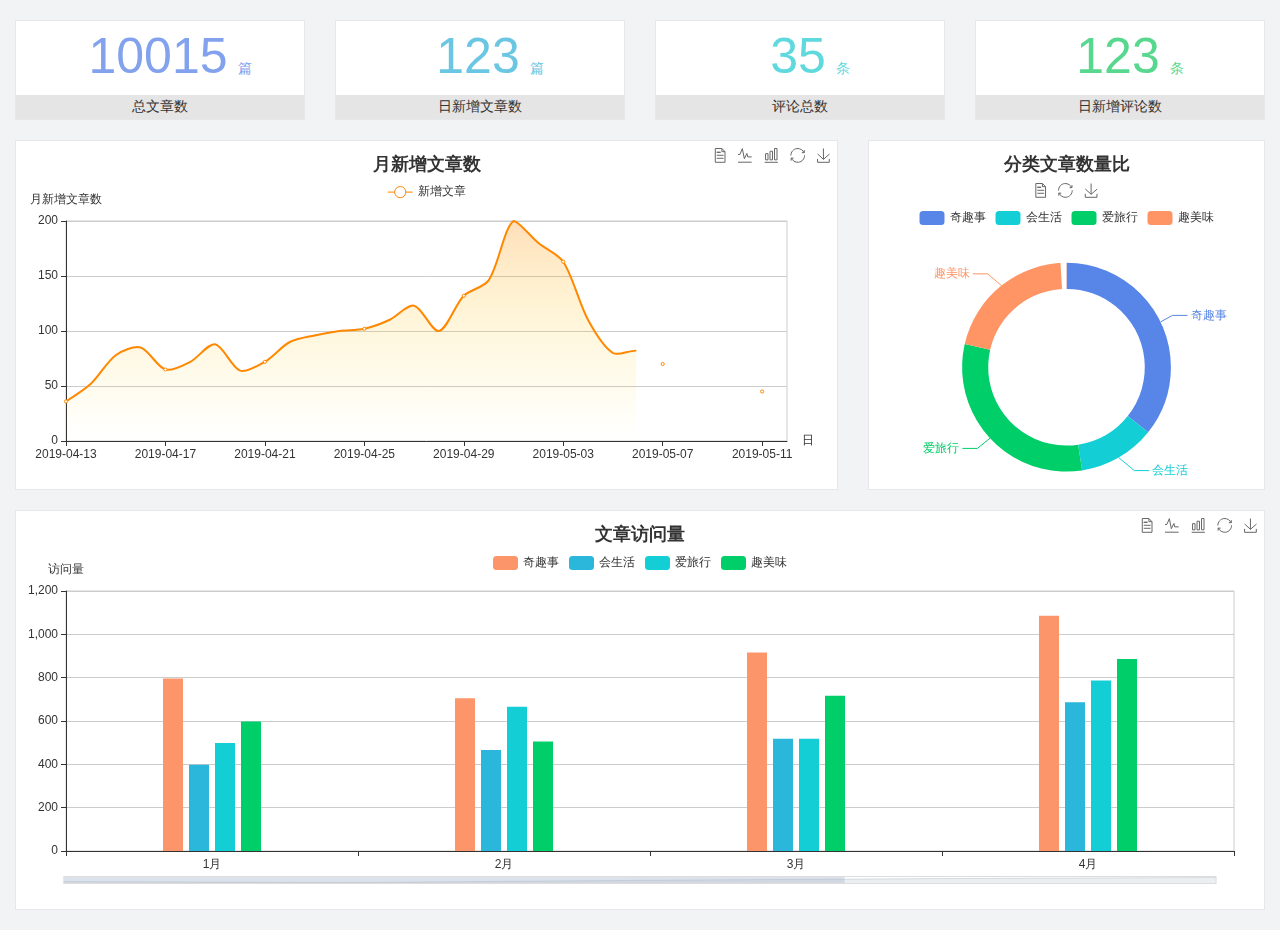
<file: home/dashboard.html>
<!DOCTYPE html>
<html lang="en">

<head>
  <meta charset="UTF-8">
  <meta name="viewport" content="width=device-width, initial-scale=1.0">
  <meta http-equiv="X-UA-Compatible" content="ie=edge">
  <title>图表统计</title>
  <link rel="stylesheet" href="../assets/lib/bootstrap.css" />
  <link rel="stylesheet" href="../assets/lib/main.css" />
  <script src="../assets/lib/jquery.js"></script>
  <script type="text/javascript" src="../assets/lib/echarts.min.js"></script>
</head>

<body>
  <div class="container-fluid">
    <div class="row spannel_list">
      <div class="col-sm-3 col-xs-6">
        <div class="spannel">
          <em>10015</em><span>篇</span>
          <b>总文章数</b>
        </div>
      </div>
      <div class="col-sm-3 col-xs-6">
        <div class="spannel scolor01">
          <em>123</em><span>篇</span>
          <b>日新增文章数</b>
        </div>
      </div>
      <div class="col-sm-3 col-xs-6">
        <div class="spannel scolor02">
          <em>35</em><span>条</span>
          <b>评论总数</b>
        </div>
      </div>
      <div class="col-sm-3 col-xs-6">
        <div class="spannel scolor03">
          <em>123</em><span>条</span>
          <b>日新增评论数</b>
        </div>
      </div>
    </div>
  </div>

  <div class="container-fluid">
    <div class="row curve-pie">
      <div class="col-lg-8 col-md-8">
        <div class="gragh_pannel" id="curve_show"></div>
      </div>
      <div class="col-lg-4 col-md-4">
        <div class="gragh_pannel" id="pie_show"></div>
      </div>
    </div>
  </div>

  <div class="container-fluid">
    <div class="column_pannel" id="column_show"></div>
  </div>

  <script>
    var oChart = echarts.init(document.getElementById('curve_show'));
    var aList_all = [
      { 'count': 36, 'date': '2019-04-13' },
      { 'count': 52, 'date': '2019-04-14' },
      { 'count': 78, 'date': '2019-04-15' },
      { 'count': 85, 'date': '2019-04-16' },
      { 'count': 65, 'date': '2019-04-17' },
      { 'count': 72, 'date': '2019-04-18' },
      { 'count': 88, 'date': '2019-04-19' },
      { 'count': 64, 'date': '2019-04-20' },
      { 'count': 72, 'date': '2019-04-21' },
      { 'count': 90, 'date': '2019-04-22' },
      { 'count': 96, 'date': '2019-04-23' },
      { 'count': 100, 'date': '2019-04-24' },
      { 'count': 102, 'date': '2019-04-25' },
      { 'count': 110, 'date': '2019-04-26' },
      { 'count': 123, 'date': '2019-04-27' },
      { 'count': 100, 'date': '2019-04-28' },
      { 'count': 132, 'date': '2019-04-29' },
      { 'count': 146, 'date': '2019-04-30' },
      { 'count': 200, 'date': '2019-05-01' },
      { 'count': 180, 'date': '2019-05-02' },
      { 'count': 163, 'date': '2019-05-03' },
      { 'count': 110, 'date': '2019-05-04' },
      { 'count': 80, 'date': '2019-05-05' },
      { 'count': 82, 'date': '2019-05-06' },
      { 'count': 70, 'date': '2019-05-07' },
      { 'count': 65, 'date': '2019-05-08' },
      { 'count': 54, 'date': '2019-05-09' },
      { 'count': 40, 'date': '2019-05-10' },
      { 'count': 45, 'date': '2019-05-11' },
      { 'count': 38, 'date': '2019-05-12' },
    ];

    let aCount = [];
    let aDate = [];

    for (var i = 0; i < aList_all.length; i++) {
      aCount.push(aList_all[i].count);
      aDate.push(aList_all[i].date);
    }

    var chartopt = {
      title: {
        text: '月新增文章数',
        left: 'center',
        top: '10'
      },
      tooltip: {
        trigger: 'axis'
      },
      legend: {
        data: ['新增文章'],
        top: '40'
      },
      toolbox: {
        show: true,
        feature: {
          mark: { show: true },
          dataView: { show: true, readOnly: false },
          magicType: { show: true, type: ['line', 'bar'] },
          restore: { show: true },
          saveAsImage: { show: true }
        }
      },
      calculable: true,
      xAxis: [
        {
          name: '日',
          type: 'category',
          boundaryGap: false,
          data: aDate
        }
      ],
      yAxis: [
        {
          name: '月新增文章数',
          type: 'value'
        }
      ],
      series: [
        {
          name: '新增文章',
          type: 'line',
          smooth: true,
          itemStyle: { normal: { areaStyle: { type: 'default' }, color: '#f80' }, lineStyle: { color: '#f80' } },
          data: aCount
        }],
      areaStyle: {
        normal: {
          color: new echarts.graphic.LinearGradient(0, 0, 0, 1, [{
            offset: 0,
            color: 'rgba(255,136,0,0.39)'
          }, {
            offset: .34,
            color: 'rgba(255,180,0,0.25)'
          }, {
            offset: 1,
            color: 'rgba(255,222,0,0.00)'
          }])

        }
      },
      grid: {
        show: true,
        x: 50,
        x2: 50,
        y: 80,
        height: 220
      }
    };

    oChart.setOption(chartopt);


    var oPie = echarts.init(document.getElementById('pie_show'));
    var oPieopt =
    {
      title: {
        top: 10,
        text: '分类文章数量比',
        x: 'center'
      },
      tooltip: {
        trigger: 'item',
        formatter: "{a} <br/>{b} : {c} ({d}%)"
      },
      color: ['#5885e8', '#13cfd5', '#00ce68', '#ff9565'],
      legend: {
        x: 'center',
        top: 65,
        data: ['奇趣事', '会生活', '爱旅行', '趣美味']
      },
      toolbox: {
        show: true,
        x: 'center',
        top: 35,
        feature: {
          mark: { show: true },
          dataView: { show: true, readOnly: false },
          magicType: {
            show: true,
            type: ['pie', 'funnel'],
            option: {
              funnel: {
                x: '25%',
                width: '50%',
                funnelAlign: 'left',
                max: 1548
              }
            }
          },
          restore: { show: true },
          saveAsImage: { show: true }
        }
      },
      calculable: true,
      series: [
        {
          name: '访问来源',
          type: 'pie',
          radius: ['45%', '60%'],
          center: ['50%', '65%'],
          data: [
            { value: 300, name: '奇趣事' },
            { value: 100, name: '会生活' },
            { value: 260, name: '爱旅行' },
            { value: 180, name: '趣美味' }
          ]
        }
      ]
    };
    oPie.setOption(oPieopt);



    var oColumn = this.echarts.init(document.getElementById('column_show'));
    var oColumnopt =
    {
      title: {
        text: '文章访问量',
        left: 'center',
        top: '10'
      },
      tooltip: {
        trigger: 'axis'
      },
      legend: {
        data: ['奇趣事', '会生活', '爱旅行', '趣美味'],
        top: '40'
      },
      toolbox: {
        show: true,
        feature: {
          mark: { show: true },
          dataView: { show: true, readOnly: false },
          magicType: { show: true, type: ['line', 'bar'] },
          restore: { show: true },
          saveAsImage: { show: true }
        }
      },
      calculable: true,
      xAxis: [
        {
          type: 'category',
          data: ['1月', '2月', '3月', '4月', '5月']
        }
      ],
      yAxis: [
        {
          name: '访问量',
          type: 'value'
        }
      ],
      series: [
        {
          name: '奇趣事',
          type: 'bar',
          barWidth: 20,
          itemStyle: {
            normal: { areaStyle: { type: 'default' }, color: '#fd956a' }
          },
          data: [800, 708, 920, 1090, 1200]
        },
        {
          name: '会生活',
          type: 'bar',
          barWidth: 20,
          itemStyle: {
            normal: { areaStyle: { type: 'default' }, color: '#2bb6db' }
          },
          data: [400, 468, 520, 690, 800]
        },
        {
          name: '爱旅行',
          type: 'bar',
          barWidth: 20,
          itemStyle: {
            normal: { areaStyle: { type: 'default' }, color: '#13cfd5' }
          },
          data: [500, 668, 520, 790, 900]
        },
        {
          name: '趣美味',
          type: 'bar',
          barWidth: 20,
          itemStyle: {
            normal: { areaStyle: { type: 'default' }, color: '#00ce68' }
          },
          data: [600, 508, 720, 890, 1000]
        }
      ],
      grid: {
        show: true,
        x: 50,
        x2: 30,
        y: 80,
        height: 260
      },
      dataZoom: [//给x轴设置滚动条
        {
          start: 0,//默认为0
          end: 100 - 1000 / 31,//默认为100
          type: 'slider',
          show: true,
          xAxisIndex: [0],
          handleSize: 0,//滑动条的 左右2个滑动条的大小
          height: 8,//组件高度
          left: 45, //左边的距离
          right: 50,//右边的距离
          bottom: 26,//右边的距离
          handleColor: '#ddd',//h滑动图标的颜色
          handleStyle: {
            borderColor: "#cacaca",
            borderWidth: "1",
            shadowBlur: 2,
            background: "#ddd",
            shadowColor: "#ddd",
          }
        }]
    };
    oColumn.setOption(oColumnopt);
  </script>
</body>

</html>
</file>
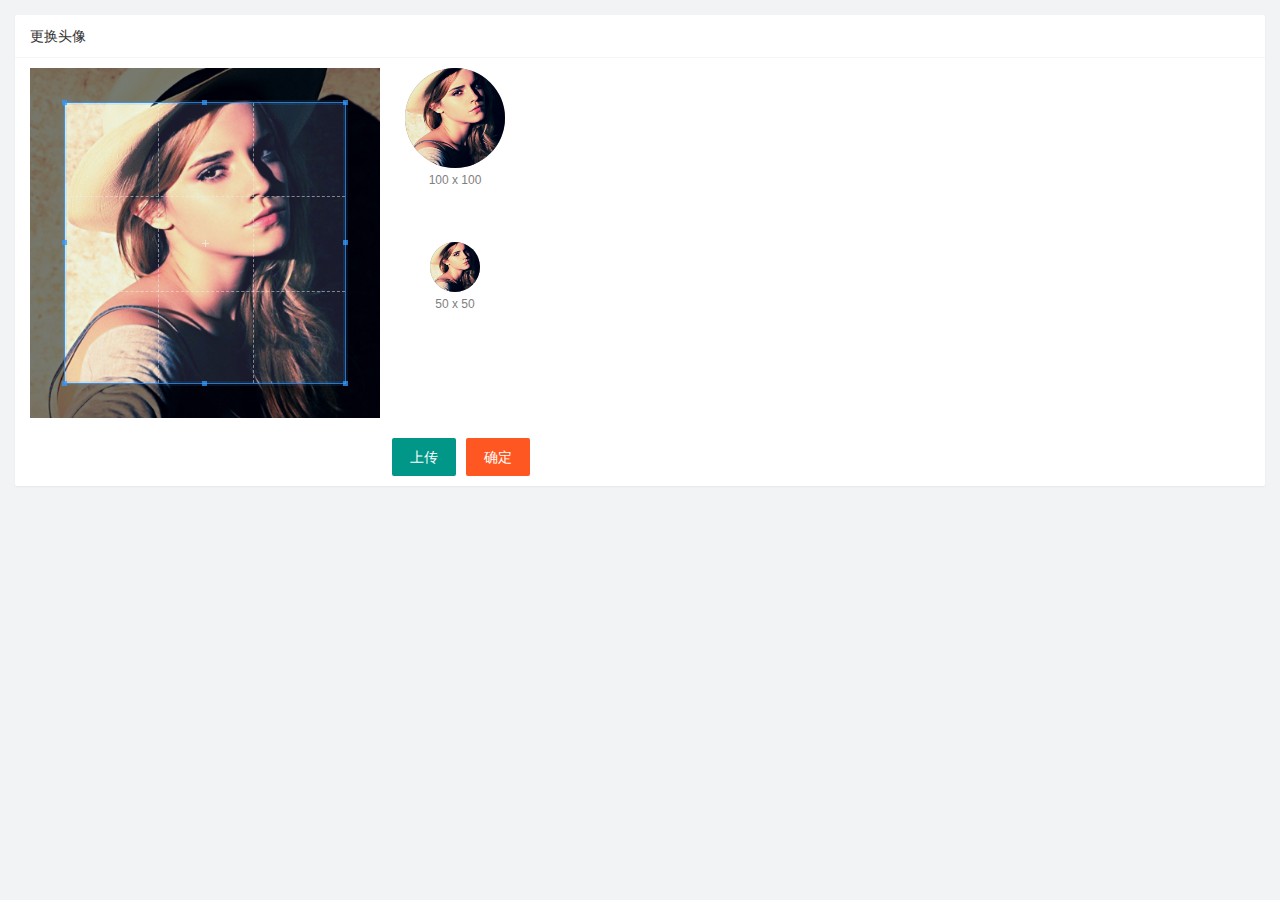
<file: user/user_avatar.html>
<!DOCTYPE html>
<html lang="en">

<head>
    <meta charset="UTF-8">
    <meta http-equiv="X-UA-Compatible" content="IE=edge">
    <meta name="viewport" content="width=device-width, initial-scale=1.0">
    <title>Document</title>
    <link rel="stylesheet" href="../assets/lib/layui/css/layui.css">
    <link rel="stylesheet" href="../assets/lib/cropper/cropper.css" />
    <!-- 导入自己的css -->
    <link rel="stylesheet" href="../assets/css/user/user_avatar.css">
</head>

<body>
    <!-- 卡片区域 -->
    <div class="layui-card">
        <div class="layui-card-header">更换头像</div>
        <div class="layui-card-body">
            <!-- 第一行的图片裁剪和预览区域 -->
            <div class="row1">
                <!-- 图片裁剪区域 -->
                <div class="cropper-box">
                    <!-- 这个 img 标签很重要，将来会把它初始化为裁剪区域 -->
                    <img id="image" src="../assets/images/sample.jpg" />
                </div>
                <!-- 图片的预览区域 -->
                <div class="preview-box">
                    <div>
                        <!-- 宽高为 100px 的预览区域 -->
                        <div class="img-preview w100"></div>
                        <p class="size">100 x 100</p>
                    </div>
                    <div>
                        <!-- 宽高为 50px 的预览区域 -->
                        <div class="img-preview w50"></div>
                        <p class="size">50 x 50</p>
                    </div>
                </div>
            </div>

            <!-- 第二行的按钮区域 -->
            <div class="row2">
                <!-- 通过 accept 属性,可以指定,允许用户选择上面类型的文件 -->
                <input type="file" id="file" accept="image/png,image/jpeg">
                <button type="button" class="layui-btn" id="btnChooseImage">上传</button>
                <button type="button" class="layui-btn layui-btn-danger" id="btnUpload">确定</button>
            </div>
        </div>
    </div>

    <script src="../assets/lib/layui/layui.all.js"></script>
    <script src="../assets/lib/jquery.js"></script>
    <script src="../assets/lib/cropper/Cropper.js"></script>
    <script src="../assets/lib/cropper/jquery-cropper.js"></script>
    <script src="../assets/js/baseAPI.js"></script>
    <script src="../assets/js/user/user_avatar.js"></script>
</body>

</html>
</file>
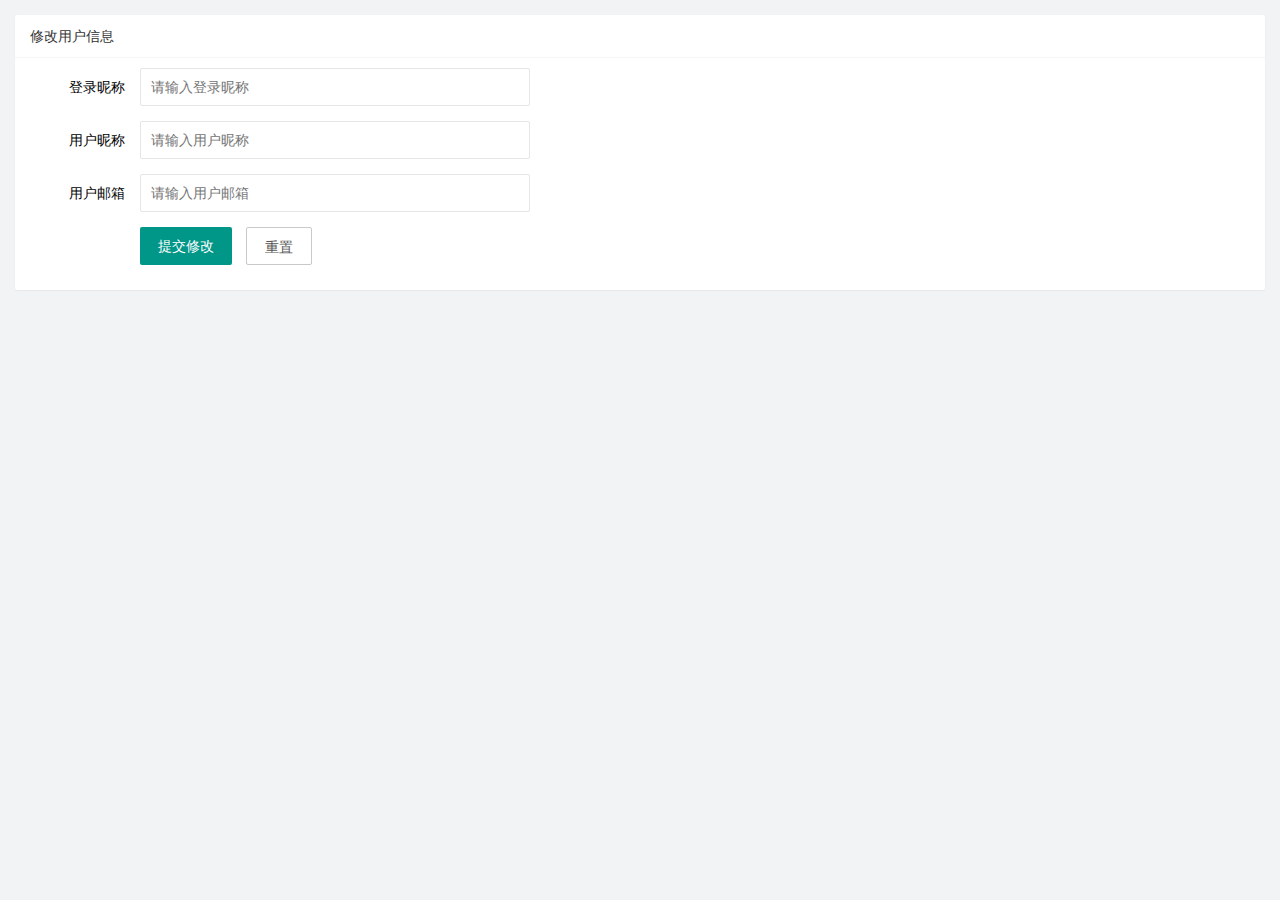
<file: user/user_info.html>
<!DOCTYPE html>
<html lang="en">

<head>
    <meta charset="UTF-8">
    <meta http-equiv="X-UA-Compatible" content="IE=edge">
    <meta name="viewport" content="width=device-width, initial-scale=1.0">
    <title>Document</title>
    <!-- 导入 layui 的样式 -->
    <link rel="stylesheet" href="../assets/lib/layui/css/layui.css">
    <!-- 导入自己的样式 -->
    <link rel="stylesheet" href="../assets/css/user/user_info.css">
</head>

<body>
    <div class="layui-card">
        <div class="layui-card-header">修改用户信息</div>
        <div class="layui-card-body">
            <!-- form 表单区域 -->
            <form class="layui-form" lay-filter="formUserInfo">
                <!-- 这是隐藏域 -->
                <input type="hidden" name="id" value="">
                <div class="layui-form-item">
                    <label class="layui-form-label">登录昵称</label>
                    <div class="layui-input-block">
                        <input type="text" name="username" required lay-verify="required" placeholder="请输入登录昵称"
                            autocomplete="off" class="layui-input" readonly>
                    </div>
                </div>
                <div class="layui-form-item">
                    <label class="layui-form-label">用户昵称</label>
                    <div class="layui-input-block">
                        <input type="text" name="nickname" required lay-verify="required|nickname" placeholder="请输入用户昵称"
                            autocomplete="off" class="layui-input">
                    </div>
                </div>
                <div class="layui-form-item">
                    <label class="layui-form-label">用户邮箱</label>
                    <div class="layui-input-block">
                        <input type="text" name="email" required lay-verify="required|email" placeholder="请输入用户邮箱"
                            autocomplete="off" class="layui-input">
                    </div>
                </div>
                <div class="layui-form-item">
                    <div class="layui-input-block">
                        <button class="layui-btn" lay-submit lay-filter="formDemo">提交修改</button>
                        <button type="reset" class="layui-btn layui-btn-primary" id="btnReset">重置</button>
                    </div>
                </div>
            </form>
        </div>
    </div>

    <!-- 导入 layui 的js -->
    <script src="../assets/lib/layui/layui.all.js"></script>
    <!-- 导入 jquery -->
    <script src="../assets/lib/jquery.js"></script>
    <!-- 导入baseAPI.js -->
    <script src="../assets/js/baseAPI.js"></script>
    <!-- 导入自己js -->
    <script src="../assets/js/user/user_info.js"></script>
</body>

</html>
</file>
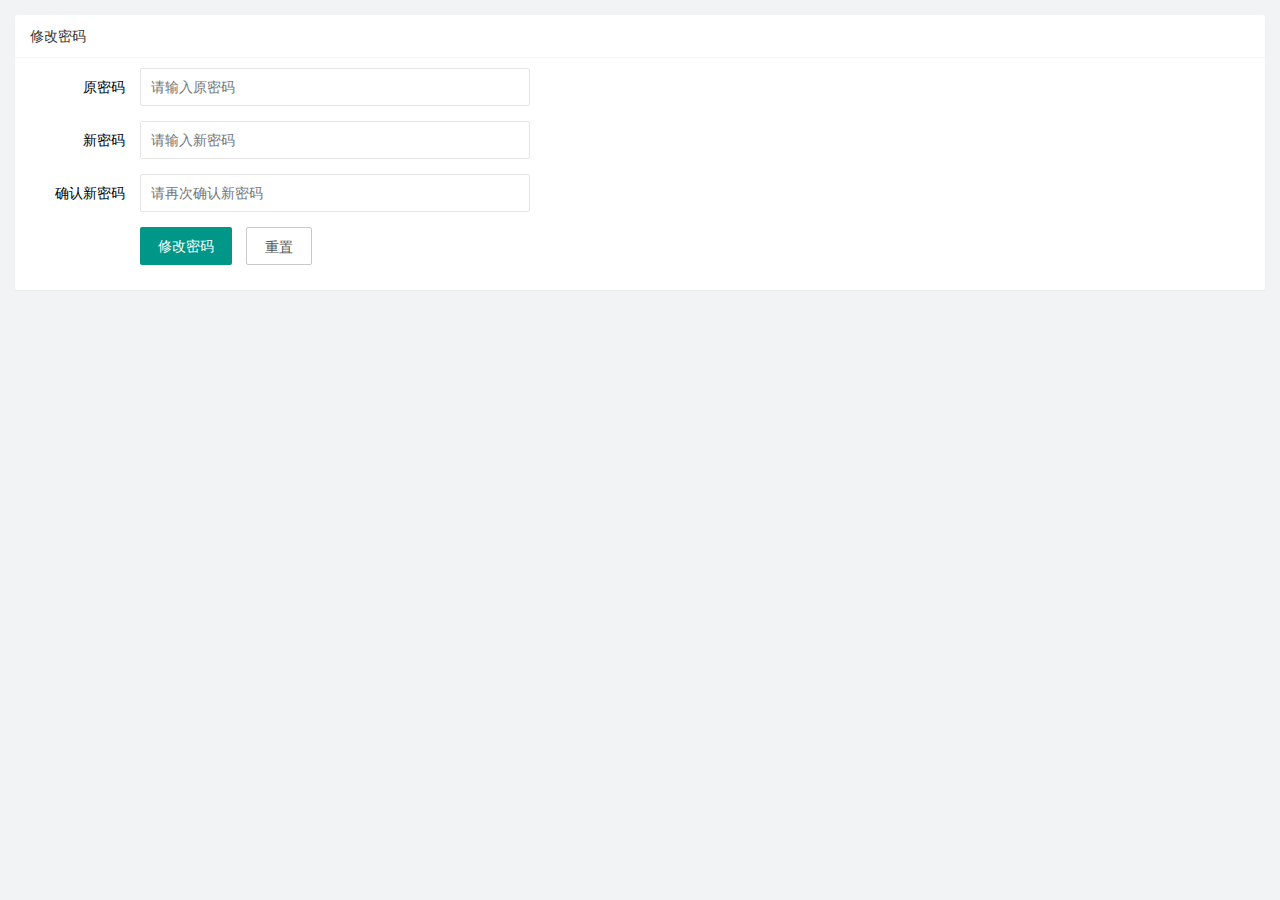
<file: user/user_pwd.html>
<!DOCTYPE html>
<html lang="en">

<head>
    <meta charset="UTF-8">
    <meta http-equiv="X-UA-Compatible" content="IE=edge">
    <meta name="viewport" content="width=device-width, initial-scale=1.0">
    <title>Document</title>
    <link rel="stylesheet" href="../assets/lib/layui/css/layui.css">
    <link rel="stylesheet" href="../assets/css/user/user_pwd.css">
</head>

<body>
    <!-- 卡片区域 -->
    <div class="layui-card">
        <div class="layui-card-header">修改密码</div>
        <div class="layui-card-body">
            <form class="layui-form">
                <div class="layui-form-item">
                    <label class="layui-form-label">原密码</label>
                    <div class="layui-input-block">
                        <input type="password" name="oldPwd" required lay-verify="required|pwd" placeholder="请输入原密码"
                            autocomplete="off" class="layui-input">
                    </div>
                </div>
                <div class="layui-form-item">
                    <label class="layui-form-label">新密码</label>
                    <div class="layui-input-block">
                        <input type="password" name="newPwd" required lay-verify="required|pwd|samePwd"
                            placeholder="请输入新密码" autocomplete="off" class="layui-input">
                    </div>
                </div>
                <div class="layui-form-item">
                    <label class="layui-form-label">确认新密码</label>
                    <div class="layui-input-block">
                        <input type="password" name="rePwd" required lay-verify="required|pwd|rePwd"
                            placeholder="请再次确认新密码" autocomplete="off" class="layui-input">
                    </div>
                </div>
                <div class="layui-form-item">
                    <div class="layui-input-block">
                        <button class="layui-btn" lay-submit lay-filter="formDemo">修改密码</button>
                        <button type="reset" class="layui-btn layui-btn-primary">重置</button>
                    </div>
                </div>
            </form>
        </div>
    </div>

    <!-- 导入 layui 的js -->
    <script src="../assets/lib/layui/layui.all.js"></script>
    <!-- 导入 jquery -->
    <script src="../assets/lib/jquery.js"></script>
    <!-- 导入 baseAPI -->
    <script src="../assets/js/baseAPI.js"></script>
    <!-- 导入自己的 js -->
    <script src="../assets/js/user/user_pwd.js"></script>
</body>

</html>
</file>
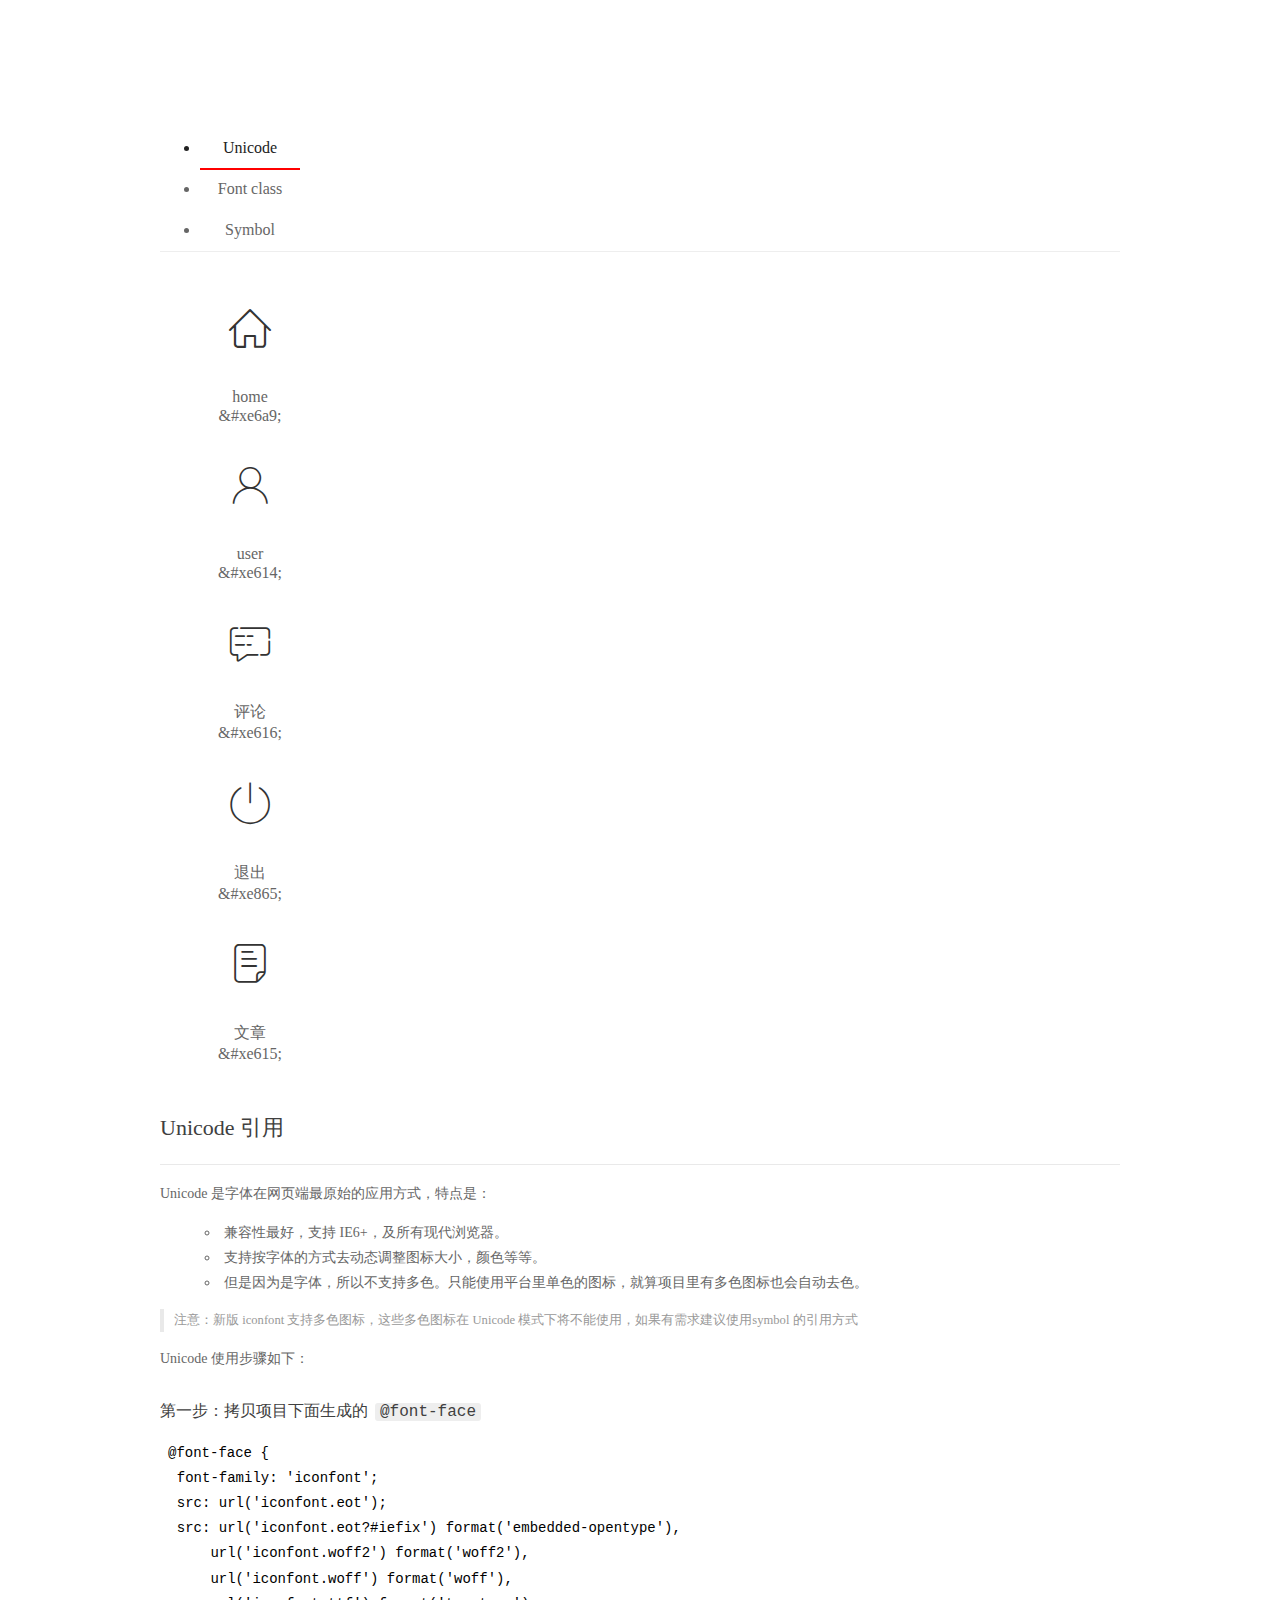
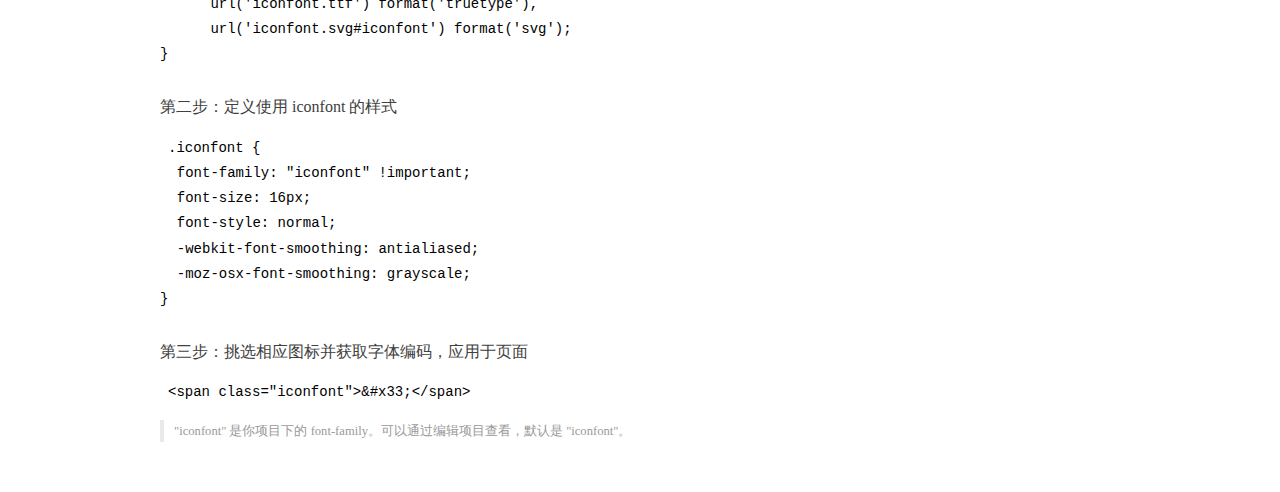
<file: assets/fonts/demo_index.html>
<!DOCTYPE html>
<html>
<head>
  <meta charset="utf-8"/>
  <title>IconFont Demo</title>
  <link rel="shortcut icon" href="https://gtms04.alicdn.com/tps/i4/TB1_oz6GVXXXXaFXpXXJDFnIXXX-64-64.ico" type="image/x-icon"/>
  <link rel="stylesheet" href="https://g.alicdn.com/thx/cube/1.3.2/cube.min.css">
  <link rel="stylesheet" href="demo.css">
  <link rel="stylesheet" href="iconfont.css">
  <script src="iconfont.js"></script>
  <!-- jQuery -->
  <script src="https://a1.alicdn.com/oss/uploads/2018/12/26/7bfddb60-08e8-11e9-9b04-53e73bb6408b.js"></script>
  <!-- 代码高亮 -->
  <script src="https://a1.alicdn.com/oss/uploads/2018/12/26/a3f714d0-08e6-11e9-8a15-ebf944d7534c.js"></script>
</head>
<body>
  <div class="main">
    <h1 class="logo"><a href="https://www.iconfont.cn/" title="iconfont 首页" target="_blank">&#xe86b;</a></h1>
    <div class="nav-tabs">
      <ul id="tabs" class="dib-box">
        <li class="dib active"><span>Unicode</span></li>
        <li class="dib"><span>Font class</span></li>
        <li class="dib"><span>Symbol</span></li>
      </ul>
      
    </div>
    <div class="tab-container">
      <div class="content unicode" style="display: block;">
          <ul class="icon_lists dib-box">
          
            <li class="dib">
              <span class="icon iconfont">&#xe6a9;</span>
                <div class="name">home</div>
                <div class="code-name">&amp;#xe6a9;</div>
              </li>
          
            <li class="dib">
              <span class="icon iconfont">&#xe614;</span>
                <div class="name">user</div>
                <div class="code-name">&amp;#xe614;</div>
              </li>
          
            <li class="dib">
              <span class="icon iconfont">&#xe616;</span>
                <div class="name">评论</div>
                <div class="code-name">&amp;#xe616;</div>
              </li>
          
            <li class="dib">
              <span class="icon iconfont">&#xe865;</span>
                <div class="name">退出</div>
                <div class="code-name">&amp;#xe865;</div>
              </li>
          
            <li class="dib">
              <span class="icon iconfont">&#xe615;</span>
                <div class="name">文章</div>
                <div class="code-name">&amp;#xe615;</div>
              </li>
          
          </ul>
          <div class="article markdown">
          <h2 id="unicode-">Unicode 引用</h2>
          <hr>

          <p>Unicode 是字体在网页端最原始的应用方式，特点是：</p>
          <ul>
            <li>兼容性最好，支持 IE6+，及所有现代浏览器。</li>
            <li>支持按字体的方式去动态调整图标大小，颜色等等。</li>
            <li>但是因为是字体，所以不支持多色。只能使用平台里单色的图标，就算项目里有多色图标也会自动去色。</li>
          </ul>
          <blockquote>
            <p>注意：新版 iconfont 支持多色图标，这些多色图标在 Unicode 模式下将不能使用，如果有需求建议使用symbol 的引用方式</p>
          </blockquote>
          <p>Unicode 使用步骤如下：</p>
          <h3 id="-font-face">第一步：拷贝项目下面生成的 <code>@font-face</code></h3>
<pre><code class="language-css"
>@font-face {
  font-family: 'iconfont';
  src: url('iconfont.eot');
  src: url('iconfont.eot?#iefix') format('embedded-opentype'),
      url('iconfont.woff2') format('woff2'),
      url('iconfont.woff') format('woff'),
      url('iconfont.ttf') format('truetype'),
      url('iconfont.svg#iconfont') format('svg');
}
</code></pre>
          <h3 id="-iconfont-">第二步：定义使用 iconfont 的样式</h3>
<pre><code class="language-css"
>.iconfont {
  font-family: "iconfont" !important;
  font-size: 16px;
  font-style: normal;
  -webkit-font-smoothing: antialiased;
  -moz-osx-font-smoothing: grayscale;
}
</code></pre>
          <h3 id="-">第三步：挑选相应图标并获取字体编码，应用于页面</h3>
<pre>
<code class="language-html"
>&lt;span class="iconfont"&gt;&amp;#x33;&lt;/span&gt;
</code></pre>
          <blockquote>
            <p>"iconfont" 是你项目下的 font-family。可以通过编辑项目查看，默认是 "iconfont"。</p>
          </blockquote>
          </div>
      </div>
      <div class="content font-class">
        <ul class="icon_lists dib-box">
          
          <li class="dib">
            <span class="icon iconfont icon-home"></span>
            <div class="name">
              home
            </div>
            <div class="code-name">.icon-home
            </div>
          </li>
          
          <li class="dib">
            <span class="icon iconfont icon-user"></span>
            <div class="name">
              user
            </div>
            <div class="code-name">.icon-user
            </div>
          </li>
          
          <li class="dib">
            <span class="icon iconfont icon-pinglun"></span>
            <div class="name">
              评论
            </div>
            <div class="code-name">.icon-pinglun
            </div>
          </li>
          
          <li class="dib">
            <span class="icon iconfont icon-tuichu"></span>
            <div class="name">
              退出
            </div>
            <div class="code-name">.icon-tuichu
            </div>
          </li>
          
          <li class="dib">
            <span class="icon iconfont icon-16"></span>
            <div class="name">
              文章
            </div>
            <div class="code-name">.icon-16
            </div>
          </li>
          
        </ul>
        <div class="article markdown">
        <h2 id="font-class-">font-class 引用</h2>
        <hr>

        <p>font-class 是 Unicode 使用方式的一种变种，主要是解决 Unicode 书写不直观，语意不明确的问题。</p>
        <p>与 Unicode 使用方式相比，具有如下特点：</p>
        <ul>
          <li>兼容性良好，支持 IE8+，及所有现代浏览器。</li>
          <li>相比于 Unicode 语意明确，书写更直观。可以很容易分辨这个 icon 是什么。</li>
          <li>因为使用 class 来定义图标，所以当要替换图标时，只需要修改 class 里面的 Unicode 引用。</li>
          <li>不过因为本质上还是使用的字体，所以多色图标还是不支持的。</li>
        </ul>
        <p>使用步骤如下：</p>
        <h3 id="-fontclass-">第一步：引入项目下面生成的 fontclass 代码：</h3>
<pre><code class="language-html">&lt;link rel="stylesheet" href="./iconfont.css"&gt;
</code></pre>
        <h3 id="-">第二步：挑选相应图标并获取类名，应用于页面：</h3>
<pre><code class="language-html">&lt;span class="iconfont icon-xxx"&gt;&lt;/span&gt;
</code></pre>
        <blockquote>
          <p>"
            iconfont" 是你项目下的 font-family。可以通过编辑项目查看，默认是 "iconfont"。</p>
        </blockquote>
      </div>
      </div>
      <div class="content symbol">
          <ul class="icon_lists dib-box">
          
            <li class="dib">
                <svg class="icon svg-icon" aria-hidden="true">
                  <use xlink:href="#icon-home"></use>
                </svg>
                <div class="name">home</div>
                <div class="code-name">#icon-home</div>
            </li>
          
            <li class="dib">
                <svg class="icon svg-icon" aria-hidden="true">
                  <use xlink:href="#icon-user"></use>
                </svg>
                <div class="name">user</div>
                <div class="code-name">#icon-user</div>
            </li>
          
            <li class="dib">
                <svg class="icon svg-icon" aria-hidden="true">
                  <use xlink:href="#icon-pinglun"></use>
                </svg>
                <div class="name">评论</div>
                <div class="code-name">#icon-pinglun</div>
            </li>
          
            <li class="dib">
                <svg class="icon svg-icon" aria-hidden="true">
                  <use xlink:href="#icon-tuichu"></use>
                </svg>
                <div class="name">退出</div>
                <div class="code-name">#icon-tuichu</div>
            </li>
          
            <li class="dib">
                <svg class="icon svg-icon" aria-hidden="true">
                  <use xlink:href="#icon-16"></use>
                </svg>
                <div class="name">文章</div>
                <div class="code-name">#icon-16</div>
            </li>
          
          </ul>
          <div class="article markdown">
          <h2 id="symbol-">Symbol 引用</h2>
          <hr>

          <p>这是一种全新的使用方式，应该说这才是未来的主流，也是平台目前推荐的用法。相关介绍可以参考这篇<a href="">文章</a>
            这种用法其实是做了一个 SVG 的集合，与另外两种相比具有如下特点：</p>
          <ul>
            <li>支持多色图标了，不再受单色限制。</li>
            <li>通过一些技巧，支持像字体那样，通过 <code>font-size</code>, <code>color</code> 来调整样式。</li>
            <li>兼容性较差，支持 IE9+，及现代浏览器。</li>
            <li>浏览器渲染 SVG 的性能一般，还不如 png。</li>
          </ul>
          <p>使用步骤如下：</p>
          <h3 id="-symbol-">第一步：引入项目下面生成的 symbol 代码：</h3>
<pre><code class="language-html">&lt;script src="./iconfont.js"&gt;&lt;/script&gt;
</code></pre>
          <h3 id="-css-">第二步：加入通用 CSS 代码（引入一次就行）：</h3>
<pre><code class="language-html">&lt;style&gt;
.icon {
  width: 1em;
  height: 1em;
  vertical-align: -0.15em;
  fill: currentColor;
  overflow: hidden;
}
&lt;/style&gt;
</code></pre>
          <h3 id="-">第三步：挑选相应图标并获取类名，应用于页面：</h3>
<pre><code class="language-html">&lt;svg class="icon" aria-hidden="true"&gt;
  &lt;use xlink:href="#icon-xxx"&gt;&lt;/use&gt;
&lt;/svg&gt;
</code></pre>
          </div>
      </div>

    </div>
  </div>
  <script>
  $(document).ready(function () {
      $('.tab-container .content:first').show()

      $('#tabs li').click(function (e) {
        var tabContent = $('.tab-container .content')
        var index = $(this).index()

        if ($(this).hasClass('active')) {
          return
        } else {
          $('#tabs li').removeClass('active')
          $(this).addClass('active')

          tabContent.hide().eq(index).fadeIn()
        }
      })
    })
  </script>
</body>
</html>
</file>
<file: assets/lib/main.css>
body{
    font-family:'MicroSoft YaHei';
    background-color: #f2f3f5;
}
.main_wrap{
    position:fixed;
    width:100%;
    height:100%;
    left:0px;
    top:0px;
    background:url('../images/login_bg.jpg'); 
    background-size:100% 100%; 
  }
.header{
    width:1200px;
    overflow: hidden;
    margin:20px auto 0;
}
.heade .logo{
    float: left;
}
.header .copyright{
    float:right;
    font-size:12px;
    color:#fff;
    text-align:right;
    line-height:20px;
    margin-top:10px;
}
.login_form_con{
    position:absolute;
    left:50%;
    top:50%;
    margin-left:-200px;
    margin-top:-155px;
    width:400px;
    height:310px;
    background-color: #edeff0;
}

.login_form{
    position: relative;
}

.login_form .icon-user{
    position:absolute;
    font-size:16px;
    color:#999;
    left:46px;
    top:12px;
}
.login_form .icon-key{
    position:absolute;
    font-size:18px;
    color:#999;
    left:46px;
    top:78px;
}
.login_title{
    height:60px;
    background:url('../images/login_title.png') center center no-repeat #fff;
}
.input_txt,.input_pass,.input_sub{
    display:block;
    width:334px;
    height:37px;
    padding:0px;
    text-indent:40px;
    border:1px solid #ddd;
    margin:27px auto 0;
    outline:none;
}
.input_sub{
    margin-top:40px;
    height:42px;
    background-color: #19b9e7;
    text-indent:0px;
    font-size:18px;
    color:#fff;
    cursor: pointer;
}
.input_sub:hover{
    background-color: #08a0cc;
}

.sider{
    position:fixed;
    left:0;
    top:0;
    bottom:0;
    width:210px;
    background-color: #323745;
}
.sider .logo{
    display:block;
    height:56px;
    background-color: #242732;
    overflow: hidden;
}
.sider .logo img{
    display:block;
    margin:6px auto 0;
}
.user_info{
    height:79px;
    border-bottom:1px solid #5a5e6b;
}

.user_info img{
    float: left;
    width:40px;
    height:40px;
    border-radius:20px;
    margin:19px 0 0 30px;
}
.user_info span{
    float: left;
    width:120px;
    font-size:12px;
    color:#fff;
    margin:23px 0 0 20px;
}
.user_info b{
    float: left;
    width: 120px;
    font-weight:normal;
    font-size:12px;
    color:#adafb5;
    margin:2px 0 0 20px;
}

.menu .level01{
    height:50px;
    line-height:50px;
}
.menu .level01 a{
    display:block;
    height:50px;
    font-size:12px;
    color:#adafb5;
    overflow: hidden;
}
.menu .level01.active a{
    background-color: #1378f0;
    color:#fff;
}
.menu .level01.active i{
    color:#fff;
}

.menu .level01 a:hover{
    background-color: #1378f0;
    color:#fff;
}
.menu .level01 a:hover i{
    color:#fff;
}
.menu .level01 i{
    color:#61646f;
    font-size:22px;
    float: left;
    margin-left:26px;
}
.menu .level01 span{
    float: left;
    margin-left:10px;
}
.menu .level01 b{
    float: right;
    margin-right:20px;
    font-weight:normal;
    transform:rotate(90deg);
    transition:all 500ms ease;
}

.menu .level01 .rotate0{
    transform:rotate(0deg);
}

.menu .level02{
    background: #242732;
    display:none;
}


.menu .level02 li{
    height:40px;
    line-height:40px;
}
.menu .level02 li a{
    display:block;
    height:40px;
    font-size:12px;
    color:#adafb5;
    overflow: hidden;
}

.menu .level02 li a:hover{
    background-color: #1378f0;
    color:#fff;
}

.menu .level02 li i{
    font-size:12px;
    float: left;
    margin-left:60px;
}
.menu .level02 li span{
    font-size:12px;
    float: left;
    margin-left:5px;
}

.menu .level02 .active a{
    color:#ffae00;
}

.header_bar{
    position:fixed;
    left:210px;
    right:0;
    top:0;
    height:56px;
    background-color: #fff;
}

.main{
    position:fixed;
    left:210px;
    top:56px;
    right:0;
    bottom:0;
    background-color: #f2f3f5;
}

.search_form{
    width:218px;
    height:33px;
    border:1px solid #ddd;
    background-color: #f2f3f5;
    border-radius:16px;
    float: left;
    margin:12px 0 0 27px;
}

.search_form input{
    padding:0px;
    margin:0px;
    border:0px;
    float: left;
    background-color: #f2f3f5;
    font-size:12px;
    width:175px;
    height:31px;
    margin-left:12px;
    outline:none;
   
}

.search_form .icon-search{
    line-height:33px;
    cursor: pointer;
    font-size:18px;
    color:#abaebb;
}
.user_center_link{
    float:right;

}
.user_center_link a{
    line-height:56px;
    font-size:12px;
    color:#999;
    margin-right:15px;
}
.user_center_link a:hover{
    color:#ffae00
}

.user_center_link img{
    width:42px;
    height:42px;
    border-radius:32px;
    margin-right:10px;
}

.spannel_list{
    margin-top:20px;
}

.spannel{
	height:100px;
	overflow:hidden;
	text-align:center;
    position:relative;
    background-color: #fff;
    border:1px solid #e7e7e9;
    margin-bottom:20px;
}

.spannel em{
    font-style:normal;
	font-size:50px;
	line-height:50px;
	display:inline-block;
	margin:10px 0 0 20px;
	font-family:'Arial';
	color:#83a2ed;
}

.spannel span{
	font-size:14px;
	display:inline-block;
	color:#83a2ed;
	margin-left:10px;
}

.spannel b{
	position:absolute;
	left:0;
	bottom:0;
	width:100%;
	line-height:24px;
	background:#e5e5e5;
	color:#333;
	font-size:14px;
	font-weight:normal;
}

.scolor01 em,.scolor01 span{
	color:#6ac6e2;
}

.scolor02 em,.scolor02 span{
	color:#5fd9de;
}

.scolor03 em,.scolor03 span{
	color:#58d88e;
}


.gragh_pannel{
    height:350px;
    border:1px solid #e7e7e9;
    background-color: #fff!important; 
    margin-bottom:20px;  
}

.column_pannel{
    margin-bottom:20px;
    height:400px;
    border:1px solid #e7e7e9;
    background-color: #fff!important;   
}

.common_title{
    line-height:42px;
    background-color: #fbfbfb;
    border:1px solid #e7e7e9;
    margin-top:20px;
    text-indent: 15px;
    font-size:14px;
    color:#333;
}

.common_con{
    border:1px solid #e7e7e9;
    border-top:0px;
    background-color: #fff;
    padding-bottom:20px;
    margin-bottom:20px;
}
.opt_btns{
    margin-top:20px;
}

.mp20{
    margin-top:20px;
}

.pagination{   
   margin:0;
}

.article_form{
    margin-top:20px;
}

.form-group{
    margin-bottom:25px;
}

.form-group label{
    font-weight:normal;
    color:#666;
}

.icon-icondate{
    line-height:16px;
}

.user_pic{
    width:100px;
    height:100px;
    margin-bottom:10px;
}

.article_cover{
    width:200px;
    height:200px;
    margin-bottom:10px;
}
</file>
<file: assets/lib/layui/css/layui.css>
/** layui-v2.5.5 MIT License By https://www.layui.com */
 .layui-inline,img{display:inline-block;vertical-align:middle}h1,h2,h3,h4,h5,h6{font-weight:400}.layui-edge,.layui-header,.layui-inline,.layui-main{position:relative}.layui-body,.layui-edge,.layui-elip{overflow:hidden}.layui-btn,.layui-edge,.layui-inline,img{vertical-align:middle}.layui-btn,.layui-disabled,.layui-icon,.layui-unselect{-moz-user-select:none;-webkit-user-select:none;-ms-user-select:none}.layui-elip,.layui-form-checkbox span,.layui-form-pane .layui-form-label{text-overflow:ellipsis;white-space:nowrap}.layui-breadcrumb,.layui-tree-btnGroup{visibility:hidden}blockquote,body,button,dd,div,dl,dt,form,h1,h2,h3,h4,h5,h6,input,li,ol,p,pre,td,textarea,th,ul{margin:0;padding:0;-webkit-tap-highlight-color:rgba(0,0,0,0)}a:active,a:hover{outline:0}img{border:none}li{list-style:none}table{border-collapse:collapse;border-spacing:0}h4,h5,h6{font-size:100%}button,input,optgroup,option,select,textarea{font-family:inherit;font-size:inherit;font-style:inherit;font-weight:inherit;outline:0}pre{white-space:pre-wrap;white-space:-moz-pre-wrap;white-space:-pre-wrap;white-space:-o-pre-wrap;word-wrap:break-word}body{line-height:24px;font:14px Helvetica Neue,Helvetica,PingFang SC,Tahoma,Arial,sans-serif}hr{height:1px;margin:10px 0;border:0;clear:both}a{color:#333;text-decoration:none}a:hover{color:#777}a cite{font-style:normal;*cursor:pointer}.layui-border-box,.layui-border-box *{box-sizing:border-box}.layui-box,.layui-box *{box-sizing:content-box}.layui-clear{clear:both;*zoom:1}.layui-clear:after{content:'\20';clear:both;*zoom:1;display:block;height:0}.layui-inline{*display:inline;*zoom:1}.layui-edge{display:inline-block;width:0;height:0;border-width:6px;border-style:dashed;border-color:transparent}.layui-edge-top{top:-4px;border-bottom-color:#999;border-bottom-style:solid}.layui-edge-right{border-left-color:#999;border-left-style:solid}.layui-edge-bottom{top:2px;border-top-color:#999;border-top-style:solid}.layui-edge-left{border-right-color:#999;border-right-style:solid}.layui-disabled,.layui-disabled:hover{color:#d2d2d2!important;cursor:not-allowed!important}.layui-circle{border-radius:100%}.layui-show{display:block!important}.layui-hide{display:none!important}@font-face{font-family:layui-icon;src:url(../font/iconfont.eot?v=250);src:url(../font/iconfont.eot?v=250#iefix) format('embedded-opentype'),url(../font/iconfont.woff2?v=250) format('woff2'),url(../font/iconfont.woff?v=250) format('woff'),url(../font/iconfont.ttf?v=250) format('truetype'),url(../font/iconfont.svg?v=250#layui-icon) format('svg')}.layui-icon{font-family:layui-icon!important;font-size:16px;font-style:normal;-webkit-font-smoothing:antialiased;-moz-osx-font-smoothing:grayscale}.layui-icon-reply-fill:before{content:"\e611"}.layui-icon-set-fill:before{content:"\e614"}.layui-icon-menu-fill:before{content:"\e60f"}.layui-icon-search:before{content:"\e615"}.layui-icon-share:before{content:"\e641"}.layui-icon-set-sm:before{content:"\e620"}.layui-icon-engine:before{content:"\e628"}.layui-icon-close:before{content:"\1006"}.layui-icon-close-fill:before{content:"\1007"}.layui-icon-chart-screen:before{content:"\e629"}.layui-icon-star:before{content:"\e600"}.layui-icon-circle-dot:before{content:"\e617"}.layui-icon-chat:before{content:"\e606"}.layui-icon-release:before{content:"\e609"}.layui-icon-list:before{content:"\e60a"}.layui-icon-chart:before{content:"\e62c"}.layui-icon-ok-circle:before{content:"\1005"}.layui-icon-layim-theme:before{content:"\e61b"}.layui-icon-table:before{content:"\e62d"}.layui-icon-right:before{content:"\e602"}.layui-icon-left:before{content:"\e603"}.layui-icon-cart-simple:before{content:"\e698"}.layui-icon-face-cry:before{content:"\e69c"}.layui-icon-face-smile:before{content:"\e6af"}.layui-icon-survey:before{content:"\e6b2"}.layui-icon-tree:before{content:"\e62e"}.layui-icon-upload-circle:before{content:"\e62f"}.layui-icon-add-circle:before{content:"\e61f"}.layui-icon-download-circle:before{content:"\e601"}.layui-icon-templeate-1:before{content:"\e630"}.layui-icon-util:before{content:"\e631"}.layui-icon-face-surprised:before{content:"\e664"}.layui-icon-edit:before{content:"\e642"}.layui-icon-speaker:before{content:"\e645"}.layui-icon-down:before{content:"\e61a"}.layui-icon-file:before{content:"\e621"}.layui-icon-layouts:before{content:"\e632"}.layui-icon-rate-half:before{content:"\e6c9"}.layui-icon-add-circle-fine:before{content:"\e608"}.layui-icon-prev-circle:before{content:"\e633"}.layui-icon-read:before{content:"\e705"}.layui-icon-404:before{content:"\e61c"}.layui-icon-carousel:before{content:"\e634"}.layui-icon-help:before{content:"\e607"}.layui-icon-code-circle:before{content:"\e635"}.layui-icon-water:before{content:"\e636"}.layui-icon-username:before{content:"\e66f"}.layui-icon-find-fill:before{content:"\e670"}.layui-icon-about:before{content:"\e60b"}.layui-icon-location:before{content:"\e715"}.layui-icon-up:before{content:"\e619"}.layui-icon-pause:before{content:"\e651"}.layui-icon-date:before{content:"\e637"}.layui-icon-layim-uploadfile:before{content:"\e61d"}.layui-icon-delete:before{content:"\e640"}.layui-icon-play:before{content:"\e652"}.layui-icon-top:before{content:"\e604"}.layui-icon-friends:before{content:"\e612"}.layui-icon-refresh-3:before{content:"\e9aa"}.layui-icon-ok:before{content:"\e605"}.layui-icon-layer:before{content:"\e638"}.layui-icon-face-smile-fine:before{content:"\e60c"}.layui-icon-dollar:before{content:"\e659"}.layui-icon-group:before{content:"\e613"}.layui-icon-layim-download:before{content:"\e61e"}.layui-icon-picture-fine:before{content:"\e60d"}.layui-icon-link:before{content:"\e64c"}.layui-icon-diamond:before{content:"\e735"}.layui-icon-log:before{content:"\e60e"}.layui-icon-rate-solid:before{content:"\e67a"}.layui-icon-fonts-del:before{content:"\e64f"}.layui-icon-unlink:before{content:"\e64d"}.layui-icon-fonts-clear:before{content:"\e639"}.layui-icon-triangle-r:before{content:"\e623"}.layui-icon-circle:before{content:"\e63f"}.layui-icon-radio:before{content:"\e643"}.layui-icon-align-center:before{content:"\e647"}.layui-icon-align-right:before{content:"\e648"}.layui-icon-align-left:before{content:"\e649"}.layui-icon-loading-1:before{content:"\e63e"}.layui-icon-return:before{content:"\e65c"}.layui-icon-fonts-strong:before{content:"\e62b"}.layui-icon-upload:before{content:"\e67c"}.layui-icon-dialogue:before{content:"\e63a"}.layui-icon-video:before{content:"\e6ed"}.layui-icon-headset:before{content:"\e6fc"}.layui-icon-cellphone-fine:before{content:"\e63b"}.layui-icon-add-1:before{content:"\e654"}.layui-icon-face-smile-b:before{content:"\e650"}.layui-icon-fonts-html:before{content:"\e64b"}.layui-icon-form:before{content:"\e63c"}.layui-icon-cart:before{content:"\e657"}.layui-icon-camera-fill:before{content:"\e65d"}.layui-icon-tabs:before{content:"\e62a"}.layui-icon-fonts-code:before{content:"\e64e"}.layui-icon-fire:before{content:"\e756"}.layui-icon-set:before{content:"\e716"}.layui-icon-fonts-u:before{content:"\e646"}.layui-icon-triangle-d:before{content:"\e625"}.layui-icon-tips:before{content:"\e702"}.layui-icon-picture:before{content:"\e64a"}.layui-icon-more-vertical:before{content:"\e671"}.layui-icon-flag:before{content:"\e66c"}.layui-icon-loading:before{content:"\e63d"}.layui-icon-fonts-i:before{content:"\e644"}.layui-icon-refresh-1:before{content:"\e666"}.layui-icon-rmb:before{content:"\e65e"}.layui-icon-home:before{content:"\e68e"}.layui-icon-user:before{content:"\e770"}.layui-icon-notice:before{content:"\e667"}.layui-icon-login-weibo:before{content:"\e675"}.layui-icon-voice:before{content:"\e688"}.layui-icon-upload-drag:before{content:"\e681"}.layui-icon-login-qq:before{content:"\e676"}.layui-icon-snowflake:before{content:"\e6b1"}.layui-icon-file-b:before{content:"\e655"}.layui-icon-template:before{content:"\e663"}.layui-icon-auz:before{content:"\e672"}.layui-icon-console:before{content:"\e665"}.layui-icon-app:before{content:"\e653"}.layui-icon-prev:before{content:"\e65a"}.layui-icon-website:before{content:"\e7ae"}.layui-icon-next:before{content:"\e65b"}.layui-icon-component:before{content:"\e857"}.layui-icon-more:before{content:"\e65f"}.layui-icon-login-wechat:before{content:"\e677"}.layui-icon-shrink-right:before{content:"\e668"}.layui-icon-spread-left:before{content:"\e66b"}.layui-icon-camera:before{content:"\e660"}.layui-icon-note:before{content:"\e66e"}.layui-icon-refresh:before{content:"\e669"}.layui-icon-female:before{content:"\e661"}.layui-icon-male:before{content:"\e662"}.layui-icon-password:before{content:"\e673"}.layui-icon-senior:before{content:"\e674"}.layui-icon-theme:before{content:"\e66a"}.layui-icon-tread:before{content:"\e6c5"}.layui-icon-praise:before{content:"\e6c6"}.layui-icon-star-fill:before{content:"\e658"}.layui-icon-rate:before{content:"\e67b"}.layui-icon-template-1:before{content:"\e656"}.layui-icon-vercode:before{content:"\e679"}.layui-icon-cellphone:before{content:"\e678"}.layui-icon-screen-full:before{content:"\e622"}.layui-icon-screen-restore:before{content:"\e758"}.layui-icon-cols:before{content:"\e610"}.layui-icon-export:before{content:"\e67d"}.layui-icon-print:before{content:"\e66d"}.layui-icon-slider:before{content:"\e714"}.layui-icon-addition:before{content:"\e624"}.layui-icon-subtraction:before{content:"\e67e"}.layui-icon-service:before{content:"\e626"}.layui-icon-transfer:before{content:"\e691"}.layui-main{width:1140px;margin:0 auto}.layui-header{z-index:1000;height:60px}.layui-header a:hover{transition:all .5s;-webkit-transition:all .5s}.layui-side{position:fixed;left:0;top:0;bottom:0;z-index:999;width:200px;overflow-x:hidden}.layui-side-scroll{position:relative;width:220px;height:100%;overflow-x:hidden}.layui-body{position:absolute;left:200px;right:0;top:0;bottom:0;z-index:998;width:auto;overflow-y:auto;box-sizing:border-box}.layui-layout-body{overflow:hidden}.layui-layout-admin .layui-header{background-color:#23262E}.layui-layout-admin .layui-side{top:60px;width:200px;overflow-x:hidden}.layui-layout-admin .layui-body{position:fixed;top:60px;bottom:44px}.layui-layout-admin .layui-main{width:auto;margin:0 15px}.layui-layout-admin .layui-footer{position:fixed;left:200px;right:0;bottom:0;height:44px;line-height:44px;padding:0 15px;background-color:#eee}.layui-layout-admin .layui-logo{position:absolute;left:0;top:0;width:200px;height:100%;line-height:60px;text-align:center;color:#009688;font-size:16px}.layui-layout-admin .layui-header .layui-nav{background:0 0}.layui-layout-left{position:absolute!important;left:200px;top:0}.layui-layout-right{position:absolute!important;right:0;top:0}.layui-container{position:relative;margin:0 auto;padding:0 15px;box-sizing:border-box}.layui-fluid{position:relative;margin:0 auto;padding:0 15px}.layui-row:after,.layui-row:before{content:'';display:block;clear:both}.layui-col-lg1,.layui-col-lg10,.layui-col-lg11,.layui-col-lg12,.layui-col-lg2,.layui-col-lg3,.layui-col-lg4,.layui-col-lg5,.layui-col-lg6,.layui-col-lg7,.layui-col-lg8,.layui-col-lg9,.layui-col-md1,.layui-col-md10,.layui-col-md11,.layui-col-md12,.layui-col-md2,.layui-col-md3,.layui-col-md4,.layui-col-md5,.layui-col-md6,.layui-col-md7,.layui-col-md8,.layui-col-md9,.layui-col-sm1,.layui-col-sm10,.layui-col-sm11,.layui-col-sm12,.layui-col-sm2,.layui-col-sm3,.layui-col-sm4,.layui-col-sm5,.layui-col-sm6,.layui-col-sm7,.layui-col-sm8,.layui-col-sm9,.layui-col-xs1,.layui-col-xs10,.layui-col-xs11,.layui-col-xs12,.layui-col-xs2,.layui-col-xs3,.layui-col-xs4,.layui-col-xs5,.layui-col-xs6,.layui-col-xs7,.layui-col-xs8,.layui-col-xs9{position:relative;display:block;box-sizing:border-box}.layui-col-xs1,.layui-col-xs10,.layui-col-xs11,.layui-col-xs12,.layui-col-xs2,.layui-col-xs3,.layui-col-xs4,.layui-col-xs5,.layui-col-xs6,.layui-col-xs7,.layui-col-xs8,.layui-col-xs9{float:left}.layui-col-xs1{width:8.33333333%}.layui-col-xs2{width:16.66666667%}.layui-col-xs3{width:25%}.layui-col-xs4{width:33.33333333%}.layui-col-xs5{width:41.66666667%}.layui-col-xs6{width:50%}.layui-col-xs7{width:58.33333333%}.layui-col-xs8{width:66.66666667%}.layui-col-xs9{width:75%}.layui-col-xs10{width:83.33333333%}.layui-col-xs11{width:91.66666667%}.layui-col-xs12{width:100%}.layui-col-xs-offset1{margin-left:8.33333333%}.layui-col-xs-offset2{margin-left:16.66666667%}.layui-col-xs-offset3{margin-left:25%}.layui-col-xs-offset4{margin-left:33.33333333%}.layui-col-xs-offset5{margin-left:41.66666667%}.layui-col-xs-offset6{margin-left:50%}.layui-col-xs-offset7{margin-left:58.33333333%}.layui-col-xs-offset8{margin-left:66.66666667%}.layui-col-xs-offset9{margin-left:75%}.layui-col-xs-offset10{margin-left:83.33333333%}.layui-col-xs-offset11{margin-left:91.66666667%}.layui-col-xs-offset12{margin-left:100%}@media screen and (max-width:768px){.layui-hide-xs{display:none!important}.layui-show-xs-block{display:block!important}.layui-show-xs-inline{display:inline!important}.layui-show-xs-inline-block{display:inline-block!important}}@media screen and (min-width:768px){.layui-container{width:750px}.layui-hide-sm{display:none!important}.layui-show-sm-block{display:block!important}.layui-show-sm-inline{display:inline!important}.layui-show-sm-inline-block{display:inline-block!important}.layui-col-sm1,.layui-col-sm10,.layui-col-sm11,.layui-col-sm12,.layui-col-sm2,.layui-col-sm3,.layui-col-sm4,.layui-col-sm5,.layui-col-sm6,.layui-col-sm7,.layui-col-sm8,.layui-col-sm9{float:left}.layui-col-sm1{width:8.33333333%}.layui-col-sm2{width:16.66666667%}.layui-col-sm3{width:25%}.layui-col-sm4{width:33.33333333%}.layui-col-sm5{width:41.66666667%}.layui-col-sm6{width:50%}.layui-col-sm7{width:58.33333333%}.layui-col-sm8{width:66.66666667%}.layui-col-sm9{width:75%}.layui-col-sm10{width:83.33333333%}.layui-col-sm11{width:91.66666667%}.layui-col-sm12{width:100%}.layui-col-sm-offset1{margin-left:8.33333333%}.layui-col-sm-offset2{margin-left:16.66666667%}.layui-col-sm-offset3{margin-left:25%}.layui-col-sm-offset4{margin-left:33.33333333%}.layui-col-sm-offset5{margin-left:41.66666667%}.layui-col-sm-offset6{margin-left:50%}.layui-col-sm-offset7{margin-left:58.33333333%}.layui-col-sm-offset8{margin-left:66.66666667%}.layui-col-sm-offset9{margin-left:75%}.layui-col-sm-offset10{margin-left:83.33333333%}.layui-col-sm-offset11{margin-left:91.66666667%}.layui-col-sm-offset12{margin-left:100%}}@media screen and (min-width:992px){.layui-container{width:970px}.layui-hide-md{display:none!important}.layui-show-md-block{display:block!important}.layui-show-md-inline{display:inline!important}.layui-show-md-inline-block{display:inline-block!important}.layui-col-md1,.layui-col-md10,.layui-col-md11,.layui-col-md12,.layui-col-md2,.layui-col-md3,.layui-col-md4,.layui-col-md5,.layui-col-md6,.layui-col-md7,.layui-col-md8,.layui-col-md9{float:left}.layui-col-md1{width:8.33333333%}.layui-col-md2{width:16.66666667%}.layui-col-md3{width:25%}.layui-col-md4{width:33.33333333%}.layui-col-md5{width:41.66666667%}.layui-col-md6{width:50%}.layui-col-md7{width:58.33333333%}.layui-col-md8{width:66.66666667%}.layui-col-md9{width:75%}.layui-col-md10{width:83.33333333%}.layui-col-md11{width:91.66666667%}.layui-col-md12{width:100%}.layui-col-md-offset1{margin-left:8.33333333%}.layui-col-md-offset2{margin-left:16.66666667%}.layui-col-md-offset3{margin-left:25%}.layui-col-md-offset4{margin-left:33.33333333%}.layui-col-md-offset5{margin-left:41.66666667%}.layui-col-md-offset6{margin-left:50%}.layui-col-md-offset7{margin-left:58.33333333%}.layui-col-md-offset8{margin-left:66.66666667%}.layui-col-md-offset9{margin-left:75%}.layui-col-md-offset10{margin-left:83.33333333%}.layui-col-md-offset11{margin-left:91.66666667%}.layui-col-md-offset12{margin-left:100%}}@media screen and (min-width:1200px){.layui-container{width:1170px}.layui-hide-lg{display:none!important}.layui-show-lg-block{display:block!important}.layui-show-lg-inline{display:inline!important}.layui-show-lg-inline-block{display:inline-block!important}.layui-col-lg1,.layui-col-lg10,.layui-col-lg11,.layui-col-lg12,.layui-col-lg2,.layui-col-lg3,.layui-col-lg4,.layui-col-lg5,.layui-col-lg6,.layui-col-lg7,.layui-col-lg8,.layui-col-lg9{float:left}.layui-col-lg1{width:8.33333333%}.layui-col-lg2{width:16.66666667%}.layui-col-lg3{width:25%}.layui-col-lg4{width:33.33333333%}.layui-col-lg5{width:41.66666667%}.layui-col-lg6{width:50%}.layui-col-lg7{width:58.33333333%}.layui-col-lg8{width:66.66666667%}.layui-col-lg9{width:75%}.layui-col-lg10{width:83.33333333%}.layui-col-lg11{width:91.66666667%}.layui-col-lg12{width:100%}.layui-col-lg-offset1{margin-left:8.33333333%}.layui-col-lg-offset2{margin-left:16.66666667%}.layui-col-lg-offset3{margin-left:25%}.layui-col-lg-offset4{margin-left:33.33333333%}.layui-col-lg-offset5{margin-left:41.66666667%}.layui-col-lg-offset6{margin-left:50%}.layui-col-lg-offset7{margin-left:58.33333333%}.layui-col-lg-offset8{margin-left:66.66666667%}.layui-col-lg-offset9{margin-left:75%}.layui-col-lg-offset10{margin-left:83.33333333%}.layui-col-lg-offset11{margin-left:91.66666667%}.layui-col-lg-offset12{margin-left:100%}}.layui-col-space1{margin:-.5px}.layui-col-space1>*{padding:.5px}.layui-col-space3{margin:-1.5px}.layui-col-space3>*{padding:1.5px}.layui-col-space5{margin:-2.5px}.layui-col-space5>*{padding:2.5px}.layui-col-space8{margin:-3.5px}.layui-col-space8>*{padding:3.5px}.layui-col-space10{margin:-5px}.layui-col-space10>*{padding:5px}.layui-col-space12{margin:-6px}.layui-col-space12>*{padding:6px}.layui-col-space15{margin:-7.5px}.layui-col-space15>*{padding:7.5px}.layui-col-space18{margin:-9px}.layui-col-space18>*{padding:9px}.layui-col-space20{margin:-10px}.layui-col-space20>*{padding:10px}.layui-col-space22{margin:-11px}.layui-col-space22>*{padding:11px}.layui-col-space25{margin:-12.5px}.layui-col-space25>*{padding:12.5px}.layui-col-space30{margin:-15px}.layui-col-space30>*{padding:15px}.layui-btn,.layui-input,.layui-select,.layui-textarea,.layui-upload-button{outline:0;-webkit-appearance:none;transition:all .3s;-webkit-transition:all .3s;box-sizing:border-box}.layui-elem-quote{margin-bottom:10px;padding:15px;line-height:22px;border-left:5px solid #009688;border-radius:0 2px 2px 0;background-color:#f2f2f2}.layui-quote-nm{border-style:solid;border-width:1px 1px 1px 5px;background:0 0}.layui-elem-field{margin-bottom:10px;padding:0;border-width:1px;border-style:solid}.layui-elem-field legend{margin-left:20px;padding:0 10px;font-size:20px;font-weight:300}.layui-field-title{margin:10px 0 20px;border-width:1px 0 0}.layui-field-box{padding:10px 15px}.layui-field-title .layui-field-box{padding:10px 0}.layui-progress{position:relative;height:6px;border-radius:20px;background-color:#e2e2e2}.layui-progress-bar{position:absolute;left:0;top:0;width:0;max-width:100%;height:6px;border-radius:20px;text-align:right;background-color:#5FB878;transition:all .3s;-webkit-transition:all .3s}.layui-progress-big,.layui-progress-big .layui-progress-bar{height:18px;line-height:18px}.layui-progress-text{position:relative;top:-20px;line-height:18px;font-size:12px;color:#666}.layui-progress-big .layui-progress-text{position:static;padding:0 10px;color:#fff}.layui-collapse{border-width:1px;border-style:solid;border-radius:2px}.layui-colla-content,.layui-colla-item{border-top-width:1px;border-top-style:solid}.layui-colla-item:first-child{border-top:none}.layui-colla-title{position:relative;height:42px;line-height:42px;padding:0 15px 0 35px;color:#333;background-color:#f2f2f2;cursor:pointer;font-size:14px;overflow:hidden}.layui-colla-content{display:none;padding:10px 15px;line-height:22px;color:#666}.layui-colla-icon{position:absolute;left:15px;top:0;font-size:14px}.layui-card{margin-bottom:15px;border-radius:2px;background-color:#fff;box-shadow:0 1px 2px 0 rgba(0,0,0,.05)}.layui-card:last-child{margin-bottom:0}.layui-card-header{position:relative;height:42px;line-height:42px;padding:0 15px;border-bottom:1px solid #f6f6f6;color:#333;border-radius:2px 2px 0 0;font-size:14px}.layui-bg-black,.layui-bg-blue,.layui-bg-cyan,.layui-bg-green,.layui-bg-orange,.layui-bg-red{color:#fff!important}.layui-card-body{position:relative;padding:10px 15px;line-height:24px}.layui-card-body[pad15]{padding:15px}.layui-card-body[pad20]{padding:20px}.layui-card-body .layui-table{margin:5px 0}.layui-card .layui-tab{margin:0}.layui-panel-window{position:relative;padding:15px;border-radius:0;border-top:5px solid #E6E6E6;background-color:#fff}.layui-auxiliar-moving{position:fixed;left:0;right:0;top:0;bottom:0;width:100%;height:100%;background:0 0;z-index:9999999999}.layui-form-label,.layui-form-mid,.layui-form-select,.layui-input-block,.layui-input-inline,.layui-textarea{position:relative}.layui-bg-red{background-color:#FF5722!important}.layui-bg-orange{background-color:#FFB800!important}.layui-bg-green{background-color:#009688!important}.layui-bg-cyan{background-color:#2F4056!important}.layui-bg-blue{background-color:#1E9FFF!important}.layui-bg-black{background-color:#393D49!important}.layui-bg-gray{background-color:#eee!important;color:#666!important}.layui-badge-rim,.layui-colla-content,.layui-colla-item,.layui-collapse,.layui-elem-field,.layui-form-pane .layui-form-item[pane],.layui-form-pane .layui-form-label,.layui-input,.layui-layedit,.layui-layedit-tool,.layui-quote-nm,.layui-select,.layui-tab-bar,.layui-tab-card,.layui-tab-title,.layui-tab-title .layui-this:after,.layui-textarea{border-color:#e6e6e6}.layui-timeline-item:before,hr{background-color:#e6e6e6}.layui-text{line-height:22px;font-size:14px;color:#666}.layui-text h1,.layui-text h2,.layui-text h3{font-weight:500;color:#333}.layui-text h1{font-size:30px}.layui-text h2{font-size:24px}.layui-text h3{font-size:18px}.layui-text a:not(.layui-btn){color:#01AAED}.layui-text a:not(.layui-btn):hover{text-decoration:underline}.layui-text ul{padding:5px 0 5px 15px}.layui-text ul li{margin-top:5px;list-style-type:disc}.layui-text em,.layui-word-aux{color:#999!important;padding:0 5px!important}.layui-btn{display:inline-block;height:38px;line-height:38px;padding:0 18px;background-color:#009688;color:#fff;white-space:nowrap;text-align:center;font-size:14px;border:none;border-radius:2px;cursor:pointer}.layui-btn:hover{opacity:.8;filter:alpha(opacity=80);color:#fff}.layui-btn:active{opacity:1;filter:alpha(opacity=100)}.layui-btn+.layui-btn{margin-left:10px}.layui-btn-container{font-size:0}.layui-btn-container .layui-btn{margin-right:10px;margin-bottom:10px}.layui-btn-container .layui-btn+.layui-btn{margin-left:0}.layui-table .layui-btn-container .layui-btn{margin-bottom:9px}.layui-btn-radius{border-radius:100px}.layui-btn .layui-icon{margin-right:3px;font-size:18px;vertical-align:bottom;vertical-align:middle\9}.layui-btn-primary{border:1px solid #C9C9C9;background-color:#fff;color:#555}.layui-btn-primary:hover{border-color:#009688;color:#333}.layui-btn-normal{background-color:#1E9FFF}.layui-btn-warm{background-color:#FFB800}.layui-btn-danger{background-color:#FF5722}.layui-btn-checked{background-color:#5FB878}.layui-btn-disabled,.layui-btn-disabled:active,.layui-btn-disabled:hover{border:1px solid #e6e6e6;background-color:#FBFBFB;color:#C9C9C9;cursor:not-allowed;opacity:1}.layui-btn-lg{height:44px;line-height:44px;padding:0 25px;font-size:16px}.layui-btn-sm{height:30px;line-height:30px;padding:0 10px;font-size:12px}.layui-btn-sm i{font-size:16px!important}.layui-btn-xs{height:22px;line-height:22px;padding:0 5px;font-size:12px}.layui-btn-xs i{font-size:14px!important}.layui-btn-group{display:inline-block;vertical-align:middle;font-size:0}.layui-btn-group .layui-btn{margin-left:0!important;margin-right:0!important;border-left:1px solid rgba(255,255,255,.5);border-radius:0}.layui-btn-group .layui-btn-primary{border-left:none}.layui-btn-group .layui-btn-primary:hover{border-color:#C9C9C9;color:#009688}.layui-btn-group .layui-btn:first-child{border-left:none;border-radius:2px 0 0 2px}.layui-btn-group .layui-btn-primary:first-child{border-left:1px solid #c9c9c9}.layui-btn-group .layui-btn:last-child{border-radius:0 2px 2px 0}.layui-btn-group .layui-btn+.layui-btn{margin-left:0}.layui-btn-group+.layui-btn-group{margin-left:10px}.layui-btn-fluid{width:100%}.layui-input,.layui-select,.layui-textarea{height:38px;line-height:1.3;line-height:38px\9;border-width:1px;border-style:solid;background-color:#fff;border-radius:2px}.layui-input::-webkit-input-placeholder,.layui-select::-webkit-input-placeholder,.layui-textarea::-webkit-input-placeholder{line-height:1.3}.layui-input,.layui-textarea{display:block;width:100%;padding-left:10px}.layui-input:hover,.layui-textarea:hover{border-color:#D2D2D2!important}.layui-input:focus,.layui-textarea:focus{border-color:#C9C9C9!important}.layui-textarea{min-height:100px;height:auto;line-height:20px;padding:6px 10px;resize:vertical}.layui-select{padding:0 10px}.layui-form input[type=checkbox],.layui-form input[type=radio],.layui-form select{display:none}.layui-form [lay-ignore]{display:initial}.layui-form-item{margin-bottom:15px;clear:both;*zoom:1}.layui-form-item:after{content:'\20';clear:both;*zoom:1;display:block;height:0}.layui-form-label{float:left;display:block;padding:9px 15px;width:80px;font-weight:400;line-height:20px;text-align:right}.layui-form-label-col{display:block;float:none;padding:9px 0;line-height:20px;text-align:left}.layui-form-item .layui-inline{margin-bottom:5px;margin-right:10px}.layui-input-block{margin-left:110px;min-height:36px}.layui-input-inline{display:inline-block;vertical-align:middle}.layui-form-item .layui-input-inline{float:left;width:190px;margin-right:10px}.layui-form-text .layui-input-inline{width:auto}.layui-form-mid{float:left;display:block;padding:9px 0!important;line-height:20px;margin-right:10px}.layui-form-danger+.layui-form-select .layui-input,.layui-form-danger:focus{border-color:#FF5722!important}.layui-form-select .layui-input{padding-right:30px;cursor:pointer}.layui-form-select .layui-edge{position:absolute;right:10px;top:50%;margin-top:-3px;cursor:pointer;border-width:6px;border-top-color:#c2c2c2;border-top-style:solid;transition:all .3s;-webkit-transition:all .3s}.layui-form-select dl{display:none;position:absolute;left:0;top:42px;padding:5px 0;z-index:899;min-width:100%;border:1px solid #d2d2d2;max-height:300px;overflow-y:auto;background-color:#fff;border-radius:2px;box-shadow:0 2px 4px rgba(0,0,0,.12);box-sizing:border-box}.layui-form-select dl dd,.layui-form-select dl dt{padding:0 10px;line-height:36px;white-space:nowrap;overflow:hidden;text-overflow:ellipsis}.layui-form-select dl dt{font-size:12px;color:#999}.layui-form-select dl dd{cursor:pointer}.layui-form-select dl dd:hover{background-color:#f2f2f2;-webkit-transition:.5s all;transition:.5s all}.layui-form-select .layui-select-group dd{padding-left:20px}.layui-form-select dl dd.layui-select-tips{padding-left:10px!important;color:#999}.layui-form-select dl dd.layui-this{background-color:#5FB878;color:#fff}.layui-form-checkbox,.layui-form-select dl dd.layui-disabled{background-color:#fff}.layui-form-selected dl{display:block}.layui-form-checkbox,.layui-form-checkbox *,.layui-form-switch{display:inline-block;vertical-align:middle}.layui-form-selected .layui-edge{margin-top:-9px;-webkit-transform:rotate(180deg);transform:rotate(180deg);margin-top:-3px\9}:root .layui-form-selected .layui-edge{margin-top:-9px\0/IE9}.layui-form-selectup dl{top:auto;bottom:42px}.layui-select-none{margin:5px 0;text-align:center;color:#999}.layui-select-disabled .layui-disabled{border-color:#eee!important}.layui-select-disabled .layui-edge{border-top-color:#d2d2d2}.layui-form-checkbox{position:relative;height:30px;line-height:30px;margin-right:10px;padding-right:30px;cursor:pointer;font-size:0;-webkit-transition:.1s linear;transition:.1s linear;box-sizing:border-box}.layui-form-checkbox span{padding:0 10px;height:100%;font-size:14px;border-radius:2px 0 0 2px;background-color:#d2d2d2;color:#fff;overflow:hidden}.layui-form-checkbox:hover span{background-color:#c2c2c2}.layui-form-checkbox i{position:absolute;right:0;top:0;width:30px;height:28px;border:1px solid #d2d2d2;border-left:none;border-radius:0 2px 2px 0;color:#fff;font-size:20px;text-align:center}.layui-form-checkbox:hover i{border-color:#c2c2c2;color:#c2c2c2}.layui-form-checked,.layui-form-checked:hover{border-color:#5FB878}.layui-form-checked span,.layui-form-checked:hover span{background-color:#5FB878}.layui-form-checked i,.layui-form-checked:hover i{color:#5FB878}.layui-form-item .layui-form-checkbox{margin-top:4px}.layui-form-checkbox[lay-skin=primary]{height:auto!important;line-height:normal!important;min-width:18px;min-height:18px;border:none!important;margin-right:0;padding-left:28px;padding-right:0;background:0 0}.layui-form-checkbox[lay-skin=primary] span{padding-left:0;padding-right:15px;line-height:18px;background:0 0;color:#666}.layui-form-checkbox[lay-skin=primary] i{right:auto;left:0;width:16px;height:16px;line-height:16px;border:1px solid #d2d2d2;font-size:12px;border-radius:2px;background-color:#fff;-webkit-transition:.1s linear;transition:.1s linear}.layui-form-checkbox[lay-skin=primary]:hover i{border-color:#5FB878;color:#fff}.layui-form-checked[lay-skin=primary] i{border-color:#5FB878!important;background-color:#5FB878;color:#fff}.layui-checkbox-disbaled[lay-skin=primary] span{background:0 0!important;color:#c2c2c2}.layui-checkbox-disbaled[lay-skin=primary]:hover i{border-color:#d2d2d2}.layui-form-item .layui-form-checkbox[lay-skin=primary]{margin-top:10px}.layui-form-switch{position:relative;height:22px;line-height:22px;min-width:35px;padding:0 5px;margin-top:8px;border:1px solid #d2d2d2;border-radius:20px;cursor:pointer;background-color:#fff;-webkit-transition:.1s linear;transition:.1s linear}.layui-form-switch i{position:absolute;left:5px;top:3px;width:16px;height:16px;border-radius:20px;background-color:#d2d2d2;-webkit-transition:.1s linear;transition:.1s linear}.layui-form-switch em{position:relative;top:0;width:25px;margin-left:21px;padding:0!important;text-align:center!important;color:#999!important;font-style:normal!important;font-size:12px}.layui-form-onswitch{border-color:#5FB878;background-color:#5FB878}.layui-checkbox-disbaled,.layui-checkbox-disbaled i{border-color:#e2e2e2!important}.layui-form-onswitch i{left:100%;margin-left:-21px;background-color:#fff}.layui-form-onswitch em{margin-left:5px;margin-right:21px;color:#fff!important}.layui-checkbox-disbaled span{background-color:#e2e2e2!important}.layui-checkbox-disbaled:hover i{color:#fff!important}[lay-radio]{display:none}.layui-form-radio,.layui-form-radio *{display:inline-block;vertical-align:middle}.layui-form-radio{line-height:28px;margin:6px 10px 0 0;padding-right:10px;cursor:pointer;font-size:0}.layui-form-radio *{font-size:14px}.layui-form-radio>i{margin-right:8px;font-size:22px;color:#c2c2c2}.layui-form-radio>i:hover,.layui-form-radioed>i{color:#5FB878}.layui-radio-disbaled>i{color:#e2e2e2!important}.layui-form-pane .layui-form-label{width:110px;padding:8px 15px;height:38px;line-height:20px;border-width:1px;border-style:solid;border-radius:2px 0 0 2px;text-align:center;background-color:#FBFBFB;overflow:hidden;box-sizing:border-box}.layui-form-pane .layui-input-inline{margin-left:-1px}.layui-form-pane .layui-input-block{margin-left:110px;left:-1px}.layui-form-pane .layui-input{border-radius:0 2px 2px 0}.layui-form-pane .layui-form-text .layui-form-label{float:none;width:100%;border-radius:2px;box-sizing:border-box;text-align:left}.layui-form-pane .layui-form-text .layui-input-inline{display:block;margin:0;top:-1px;clear:both}.layui-form-pane .layui-form-text .layui-input-block{margin:0;left:0;top:-1px}.layui-form-pane .layui-form-text .layui-textarea{min-height:100px;border-radius:0 0 2px 2px}.layui-form-pane .layui-form-checkbox{margin:4px 0 4px 10px}.layui-form-pane .layui-form-radio,.layui-form-pane .layui-form-switch{margin-top:6px;margin-left:10px}.layui-form-pane .layui-form-item[pane]{position:relative;border-width:1px;border-style:solid}.layui-form-pane .layui-form-item[pane] .layui-form-label{position:absolute;left:0;top:0;height:100%;border-width:0 1px 0 0}.layui-form-pane .layui-form-item[pane] .layui-input-inline{margin-left:110px}@media screen and (max-width:450px){.layui-form-item .layui-form-label{text-overflow:ellipsis;overflow:hidden;white-space:nowrap}.layui-form-item .layui-inline{display:block;margin-right:0;margin-bottom:20px;clear:both}.layui-form-item .layui-inline:after{content:'\20';clear:both;display:block;height:0}.layui-form-item .layui-input-inline{display:block;float:none;left:-3px;width:auto;margin:0 0 10px 112px}.layui-form-item .layui-input-inline+.layui-form-mid{margin-left:110px;top:-5px;padding:0}.layui-form-item .layui-form-checkbox{margin-right:5px;margin-bottom:5px}}.layui-layedit{border-width:1px;border-style:solid;border-radius:2px}.layui-layedit-tool{padding:3px 5px;border-bottom-width:1px;border-bottom-style:solid;font-size:0}.layedit-tool-fixed{position:fixed;top:0;border-top:1px solid #e2e2e2}.layui-layedit-tool .layedit-tool-mid,.layui-layedit-tool .layui-icon{display:inline-block;vertical-align:middle;text-align:center;font-size:14px}.layui-layedit-tool .layui-icon{position:relative;width:32px;height:30px;line-height:30px;margin:3px 5px;color:#777;cursor:pointer;border-radius:2px}.layui-layedit-tool .layui-icon:hover{color:#393D49}.layui-layedit-tool .layui-icon:active{color:#000}.layui-layedit-tool .layedit-tool-active{background-color:#e2e2e2;color:#000}.layui-layedit-tool .layui-disabled,.layui-layedit-tool .layui-disabled:hover{color:#d2d2d2;cursor:not-allowed}.layui-layedit-tool .layedit-tool-mid{width:1px;height:18px;margin:0 10px;background-color:#d2d2d2}.layedit-tool-html{width:50px!important;font-size:30px!important}.layedit-tool-b,.layedit-tool-code,.layedit-tool-help{font-size:16px!important}.layedit-tool-d,.layedit-tool-face,.layedit-tool-image,.layedit-tool-unlink{font-size:18px!important}.layedit-tool-image input{position:absolute;font-size:0;left:0;top:0;width:100%;height:100%;opacity:.01;filter:Alpha(opacity=1);cursor:pointer}.layui-layedit-iframe iframe{display:block;width:100%}#LAY_layedit_code{overflow:hidden}.layui-laypage{display:inline-block;*display:inline;*zoom:1;vertical-align:middle;margin:10px 0;font-size:0}.layui-laypage>a:first-child,.layui-laypage>a:first-child em{border-radius:2px 0 0 2px}.layui-laypage>a:last-child,.layui-laypage>a:last-child em{border-radius:0 2px 2px 0}.layui-laypage>:first-child{margin-left:0!important}.layui-laypage>:last-child{margin-right:0!important}.layui-laypage a,.layui-laypage button,.layui-laypage input,.layui-laypage select,.layui-laypage span{border:1px solid #e2e2e2}.layui-laypage a,.layui-laypage span{display:inline-block;*display:inline;*zoom:1;vertical-align:middle;padding:0 15px;height:28px;line-height:28px;margin:0 -1px 5px 0;background-color:#fff;color:#333;font-size:12px}.layui-flow-more a *,.layui-laypage input,.layui-table-view select[lay-ignore]{display:inline-block}.layui-laypage a:hover{color:#009688}.layui-laypage em{font-style:normal}.layui-laypage .layui-laypage-spr{color:#999;font-weight:700}.layui-laypage a{text-decoration:none}.layui-laypage .layui-laypage-curr{position:relative}.layui-laypage .layui-laypage-curr em{position:relative;color:#fff}.layui-laypage .layui-laypage-curr .layui-laypage-em{position:absolute;left:-1px;top:-1px;padding:1px;width:100%;height:100%;background-color:#009688}.layui-laypage-em{border-radius:2px}.layui-laypage-next em,.layui-laypage-prev em{font-family:Sim sun;font-size:16px}.layui-laypage .layui-laypage-count,.layui-laypage .layui-laypage-limits,.layui-laypage .layui-laypage-refresh,.layui-laypage .layui-laypage-skip{margin-left:10px;margin-right:10px;padding:0;border:none}.layui-laypage .layui-laypage-limits,.layui-laypage .layui-laypage-refresh{vertical-align:top}.layui-laypage .layui-laypage-refresh i{font-size:18px;cursor:pointer}.layui-laypage select{height:22px;padding:3px;border-radius:2px;cursor:pointer}.layui-laypage .layui-laypage-skip{height:30px;line-height:30px;color:#999}.layui-laypage button,.layui-laypage input{height:30px;line-height:30px;border-radius:2px;vertical-align:top;background-color:#fff;box-sizing:border-box}.layui-laypage input{width:40px;margin:0 10px;padding:0 3px;text-align:center}.layui-laypage input:focus,.layui-laypage select:focus{border-color:#009688!important}.layui-laypage button{margin-left:10px;padding:0 10px;cursor:pointer}.layui-table,.layui-table-view{margin:10px 0}.layui-flow-more{margin:10px 0;text-align:center;color:#999;font-size:14px}.layui-flow-more a{height:32px;line-height:32px}.layui-flow-more a *{vertical-align:top}.layui-flow-more a cite{padding:0 20px;border-radius:3px;background-color:#eee;color:#333;font-style:normal}.layui-flow-more a cite:hover{opacity:.8}.layui-flow-more a i{font-size:30px;color:#737383}.layui-table{width:100%;background-color:#fff;color:#666}.layui-table tr{transition:all .3s;-webkit-transition:all .3s}.layui-table th{text-align:left;font-weight:400}.layui-table tbody tr:hover,.layui-table thead tr,.layui-table-click,.layui-table-header,.layui-table-hover,.layui-table-mend,.layui-table-patch,.layui-table-tool,.layui-table-total,.layui-table-total tr,.layui-table[lay-even] tr:nth-child(even){background-color:#f2f2f2}.layui-table td,.layui-table th,.layui-table-col-set,.layui-table-fixed-r,.layui-table-grid-down,.layui-table-header,.layui-table-page,.layui-table-tips-main,.layui-table-tool,.layui-table-total,.layui-table-view,.layui-table[lay-skin=line],.layui-table[lay-skin=row]{border-width:1px;border-style:solid;border-color:#e6e6e6}.layui-table td,.layui-table th{position:relative;padding:9px 15px;min-height:20px;line-height:20px;font-size:14px}.layui-table[lay-skin=line] td,.layui-table[lay-skin=line] th{border-width:0 0 1px}.layui-table[lay-skin=row] td,.layui-table[lay-skin=row] th{border-width:0 1px 0 0}.layui-table[lay-skin=nob] td,.layui-table[lay-skin=nob] th{border:none}.layui-table img{max-width:100px}.layui-table[lay-size=lg] td,.layui-table[lay-size=lg] th{padding:15px 30px}.layui-table-view .layui-table[lay-size=lg] .layui-table-cell{height:40px;line-height:40px}.layui-table[lay-size=sm] td,.layui-table[lay-size=sm] th{font-size:12px;padding:5px 10px}.layui-table-view .layui-table[lay-size=sm] .layui-table-cell{height:20px;line-height:20px}.layui-table[lay-data]{display:none}.layui-table-box{position:relative;overflow:hidden}.layui-table-view .layui-table{position:relative;width:auto;margin:0}.layui-table-view .layui-table[lay-skin=line]{border-width:0 1px 0 0}.layui-table-view .layui-table[lay-skin=row]{border-width:0 0 1px}.layui-table-view .layui-table td,.layui-table-view .layui-table th{padding:5px 0;border-top:none;border-left:none}.layui-table-view .layui-table th.layui-unselect .layui-table-cell span{cursor:pointer}.layui-table-view .layui-table td{cursor:default}.layui-table-view .layui-table td[data-edit=text]{cursor:text}.layui-table-view .layui-form-checkbox[lay-skin=primary] i{width:18px;height:18px}.layui-table-view .layui-form-radio{line-height:0;padding:0}.layui-table-view .layui-form-radio>i{margin:0;font-size:20px}.layui-table-init{position:absolute;left:0;top:0;width:100%;height:100%;text-align:center;z-index:110}.layui-table-init .layui-icon{position:absolute;left:50%;top:50%;margin:-15px 0 0 -15px;font-size:30px;color:#c2c2c2}.layui-table-header{border-width:0 0 1px;overflow:hidden}.layui-table-header .layui-table{margin-bottom:-1px}.layui-table-tool .layui-inline[lay-event]{position:relative;width:26px;height:26px;padding:5px;line-height:16px;margin-right:10px;text-align:center;color:#333;border:1px solid #ccc;cursor:pointer;-webkit-transition:.5s all;transition:.5s all}.layui-table-tool .layui-inline[lay-event]:hover{border:1px solid #999}.layui-table-tool-temp{padding-right:120px}.layui-table-tool-self{position:absolute;right:17px;top:10px}.layui-table-tool .layui-table-tool-self .layui-inline[lay-event]{margin:0 0 0 10px}.layui-table-tool-panel{position:absolute;top:29px;left:-1px;padding:5px 0;min-width:150px;min-height:40px;border:1px solid #d2d2d2;text-align:left;overflow-y:auto;background-color:#fff;box-shadow:0 2px 4px rgba(0,0,0,.12)}.layui-table-cell,.layui-table-tool-panel li{overflow:hidden;text-overflow:ellipsis;white-space:nowrap}.layui-table-tool-panel li{padding:0 10px;line-height:30px;-webkit-transition:.5s all;transition:.5s all}.layui-table-tool-panel li .layui-form-checkbox[lay-skin=primary]{width:100%;padding-left:28px}.layui-table-tool-panel li:hover{background-color:#f2f2f2}.layui-table-tool-panel li .layui-form-checkbox[lay-skin=primary] i{position:absolute;left:0;top:0}.layui-table-tool-panel li .layui-form-checkbox[lay-skin=primary] span{padding:0}.layui-table-tool .layui-table-tool-self .layui-table-tool-panel{left:auto;right:-1px}.layui-table-col-set{position:absolute;right:0;top:0;width:20px;height:100%;border-width:0 0 0 1px;background-color:#fff}.layui-table-sort{width:10px;height:20px;margin-left:5px;cursor:pointer!important}.layui-table-sort .layui-edge{position:absolute;left:5px;border-width:5px}.layui-table-sort .layui-table-sort-asc{top:3px;border-top:none;border-bottom-style:solid;border-bottom-color:#b2b2b2}.layui-table-sort .layui-table-sort-asc:hover{border-bottom-color:#666}.layui-table-sort .layui-table-sort-desc{bottom:5px;border-bottom:none;border-top-style:solid;border-top-color:#b2b2b2}.layui-table-sort .layui-table-sort-desc:hover{border-top-color:#666}.layui-table-sort[lay-sort=asc] .layui-table-sort-asc{border-bottom-color:#000}.layui-table-sort[lay-sort=desc] .layui-table-sort-desc{border-top-color:#000}.layui-table-cell{height:28px;line-height:28px;padding:0 15px;position:relative;box-sizing:border-box}.layui-table-cell .layui-form-checkbox[lay-skin=primary]{top:-1px;padding:0}.layui-table-cell .layui-table-link{color:#01AAED}.laytable-cell-checkbox,.laytable-cell-numbers,.laytable-cell-radio,.laytable-cell-space{padding:0;text-align:center}.layui-table-body{position:relative;overflow:auto;margin-right:-1px;margin-bottom:-1px}.layui-table-body .layui-none{line-height:26px;padding:15px;text-align:center;color:#999}.layui-table-fixed{position:absolute;left:0;top:0;z-index:101}.layui-table-fixed .layui-table-body{overflow:hidden}.layui-table-fixed-l{box-shadow:0 -1px 8px rgba(0,0,0,.08)}.layui-table-fixed-r{left:auto;right:-1px;border-width:0 0 0 1px;box-shadow:-1px 0 8px rgba(0,0,0,.08)}.layui-table-fixed-r .layui-table-header{position:relative;overflow:visible}.layui-table-mend{position:absolute;right:-49px;top:0;height:100%;width:50px}.layui-table-tool{position:relative;z-index:890;width:100%;min-height:50px;line-height:30px;padding:10px 15px;border-width:0 0 1px}.layui-table-tool .layui-btn-container{margin-bottom:-10px}.layui-table-page,.layui-table-total{border-width:1px 0 0;margin-bottom:-1px;overflow:hidden}.layui-table-page{position:relative;width:100%;padding:7px 7px 0;height:41px;font-size:12px;white-space:nowrap}.layui-table-page>div{height:26px}.layui-table-page .layui-laypage{margin:0}.layui-table-page .layui-laypage a,.layui-table-page .layui-laypage span{height:26px;line-height:26px;margin-bottom:10px;border:none;background:0 0}.layui-table-page .layui-laypage a,.layui-table-page .layui-laypage span.layui-laypage-curr{padding:0 12px}.layui-table-page .layui-laypage span{margin-left:0;padding:0}.layui-table-page .layui-laypage .layui-laypage-prev{margin-left:-7px!important}.layui-table-page .layui-laypage .layui-laypage-curr .layui-laypage-em{left:0;top:0;padding:0}.layui-table-page .layui-laypage button,.layui-table-page .layui-laypage input{height:26px;line-height:26px}.layui-table-page .layui-laypage input{width:40px}.layui-table-page .layui-laypage button{padding:0 10px}.layui-table-page select{height:18px}.layui-table-patch .layui-table-cell{padding:0;width:30px}.layui-table-edit{position:absolute;left:0;top:0;width:100%;height:100%;padding:0 14px 1px;border-radius:0;box-shadow:1px 1px 20px rgba(0,0,0,.15)}.layui-table-edit:focus{border-color:#5FB878!important}select.layui-table-edit{padding:0 0 0 10px;border-color:#C9C9C9}.layui-table-view .layui-form-checkbox,.layui-table-view .layui-form-radio,.layui-table-view .layui-form-switch{top:0;margin:0;box-sizing:content-box}.layui-table-view .layui-form-checkbox{top:-1px;height:26px;line-height:26px}.layui-table-view .layui-form-checkbox i{height:26px}.layui-table-grid .layui-table-cell{overflow:visible}.layui-table-grid-down{position:absolute;top:0;right:0;width:26px;height:100%;padding:5px 0;border-width:0 0 0 1px;text-align:center;background-color:#fff;color:#999;cursor:pointer}.layui-table-grid-down .layui-icon{position:absolute;top:50%;left:50%;margin:-8px 0 0 -8px}.layui-table-grid-down:hover{background-color:#fbfbfb}body .layui-table-tips .layui-layer-content{background:0 0;padding:0;box-shadow:0 1px 6px rgba(0,0,0,.12)}.layui-table-tips-main{margin:-44px 0 0 -1px;max-height:150px;padding:8px 15px;font-size:14px;overflow-y:scroll;background-color:#fff;color:#666}.layui-table-tips-c{position:absolute;right:-3px;top:-13px;width:20px;height:20px;padding:3px;cursor:pointer;background-color:#666;border-radius:50%;color:#fff}.layui-table-tips-c:hover{background-color:#777}.layui-table-tips-c:before{position:relative;right:-2px}.layui-upload-file{display:none!important;opacity:.01;filter:Alpha(opacity=1)}.layui-upload-drag,.layui-upload-form,.layui-upload-wrap{display:inline-block}.layui-upload-list{margin:10px 0}.layui-upload-choose{padding:0 10px;color:#999}.layui-upload-drag{position:relative;padding:30px;border:1px dashed #e2e2e2;background-color:#fff;text-align:center;cursor:pointer;color:#999}.layui-upload-drag .layui-icon{font-size:50px;color:#009688}.layui-upload-drag[lay-over]{border-color:#009688}.layui-upload-iframe{position:absolute;width:0;height:0;border:0;visibility:hidden}.layui-upload-wrap{position:relative;vertical-align:middle}.layui-upload-wrap .layui-upload-file{display:block!important;position:absolute;left:0;top:0;z-index:10;font-size:100px;width:100%;height:100%;opacity:.01;filter:Alpha(opacity=1);cursor:pointer}.layui-transfer-active,.layui-transfer-box{display:inline-block;vertical-align:middle}.layui-transfer-box,.layui-transfer-header,.layui-transfer-search{border-width:0;border-style:solid;border-color:#e6e6e6}.layui-transfer-box{position:relative;border-width:1px;width:200px;height:360px;border-radius:2px;background-color:#fff}.layui-transfer-box .layui-form-checkbox{width:100%;margin:0!important}.layui-transfer-header{height:38px;line-height:38px;padding:0 10px;border-bottom-width:1px}.layui-transfer-search{position:relative;padding:10px;border-bottom-width:1px}.layui-transfer-search .layui-input{height:32px;padding-left:30px;font-size:12px}.layui-transfer-search .layui-icon-search{position:absolute;left:20px;top:50%;margin-top:-8px;color:#666}.layui-transfer-active{margin:0 15px}.layui-transfer-active .layui-btn{display:block;margin:0;padding:0 15px;background-color:#5FB878;border-color:#5FB878;color:#fff}.layui-transfer-active .layui-btn-disabled{background-color:#FBFBFB;border-color:#e6e6e6;color:#C9C9C9}.layui-transfer-active .layui-btn:first-child{margin-bottom:15px}.layui-transfer-active .layui-btn .layui-icon{margin:0;font-size:14px!important}.layui-transfer-data{padding:5px 0;overflow:auto}.layui-transfer-data li{height:32px;line-height:32px;padding:0 10px}.layui-transfer-data li:hover{background-color:#f2f2f2;transition:.5s all}.layui-transfer-data .layui-none{padding:15px 10px;text-align:center;color:#999}.layui-nav{position:relative;padding:0 20px;background-color:#393D49;color:#fff;border-radius:2px;font-size:0;box-sizing:border-box}.layui-nav *{font-size:14px}.layui-nav .layui-nav-item{position:relative;display:inline-block;*display:inline;*zoom:1;vertical-align:middle;line-height:60px}.layui-nav .layui-nav-item a{display:block;padding:0 20px;color:#fff;color:rgba(255,255,255,.7);transition:all .3s;-webkit-transition:all .3s}.layui-nav .layui-this:after,.layui-nav-bar,.layui-nav-tree .layui-nav-itemed:after{position:absolute;left:0;top:0;width:0;height:5px;background-color:#5FB878;transition:all .2s;-webkit-transition:all .2s}.layui-nav-bar{z-index:1000}.layui-nav .layui-nav-item a:hover,.layui-nav .layui-this a{color:#fff}.layui-nav .layui-this:after{content:'';top:auto;bottom:0;width:100%}.layui-nav-img{width:30px;height:30px;margin-right:10px;border-radius:50%}.layui-nav .layui-nav-more{content:'';width:0;height:0;border-style:solid dashed dashed;border-color:#fff transparent transparent;overflow:hidden;cursor:pointer;transition:all .2s;-webkit-transition:all .2s;position:absolute;top:50%;right:3px;margin-top:-3px;border-width:6px;border-top-color:rgba(255,255,255,.7)}.layui-nav .layui-nav-mored,.layui-nav-itemed>a .layui-nav-more{margin-top:-9px;border-style:dashed dashed solid;border-color:transparent transparent #fff}.layui-nav-child{display:none;position:absolute;left:0;top:65px;min-width:100%;line-height:36px;padding:5px 0;box-shadow:0 2px 4px rgba(0,0,0,.12);border:1px solid #d2d2d2;background-color:#fff;z-index:100;border-radius:2px;white-space:nowrap}.layui-nav .layui-nav-child a{color:#333}.layui-nav .layui-nav-child a:hover{background-color:#f2f2f2;color:#000}.layui-nav-child dd{position:relative}.layui-nav .layui-nav-child dd.layui-this a,.layui-nav-child dd.layui-this{background-color:#5FB878;color:#fff}.layui-nav-child dd.layui-this:after{display:none}.layui-nav-tree{width:200px;padding:0}.layui-nav-tree .layui-nav-item{display:block;width:100%;line-height:45px}.layui-nav-tree .layui-nav-item a{position:relative;height:45px;line-height:45px;text-overflow:ellipsis;overflow:hidden;white-space:nowrap}.layui-nav-tree .layui-nav-item a:hover{background-color:#4E5465}.layui-nav-tree .layui-nav-bar{width:5px;height:0;background-color:#009688}.layui-nav-tree .layui-nav-child dd.layui-this,.layui-nav-tree .layui-nav-child dd.layui-this a,.layui-nav-tree .layui-this,.layui-nav-tree .layui-this>a,.layui-nav-tree .layui-this>a:hover{background-color:#009688;color:#fff}.layui-nav-tree .layui-this:after{display:none}.layui-nav-itemed>a,.layui-nav-tree .layui-nav-title a,.layui-nav-tree .layui-nav-title a:hover{color:#fff!important}.layui-nav-tree .layui-nav-child{position:relative;z-index:0;top:0;border:none;box-shadow:none}.layui-nav-tree .layui-nav-child a{height:40px;line-height:40px;color:#fff;color:rgba(255,255,255,.7)}.layui-nav-tree .layui-nav-child,.layui-nav-tree .layui-nav-child a:hover{background:0 0;color:#fff}.layui-nav-tree .layui-nav-more{right:10px}.layui-nav-itemed>.layui-nav-child{display:block;padding:0;background-color:rgba(0,0,0,.3)!important}.layui-nav-itemed>.layui-nav-child>.layui-this>.layui-nav-child{display:block}.layui-nav-side{position:fixed;top:0;bottom:0;left:0;overflow-x:hidden;z-index:999}.layui-bg-blue .layui-nav-bar,.layui-bg-blue .layui-nav-itemed:after,.layui-bg-blue .layui-this:after{background-color:#93D1FF}.layui-bg-blue .layui-nav-child dd.layui-this{background-color:#1E9FFF}.layui-bg-blue .layui-nav-itemed>a,.layui-nav-tree.layui-bg-blue .layui-nav-title a,.layui-nav-tree.layui-bg-blue .layui-nav-title a:hover{background-color:#007DDB!important}.layui-breadcrumb{font-size:0}.layui-breadcrumb>*{font-size:14px}.layui-breadcrumb a{color:#999!important}.layui-breadcrumb a:hover{color:#5FB878!important}.layui-breadcrumb a cite{color:#666;font-style:normal}.layui-breadcrumb span[lay-separator]{margin:0 10px;color:#999}.layui-tab{margin:10px 0;text-align:left!important}.layui-tab[overflow]>.layui-tab-title{overflow:hidden}.layui-tab-title{position:relative;left:0;height:40px;white-space:nowrap;font-size:0;border-bottom-width:1px;border-bottom-style:solid;transition:all .2s;-webkit-transition:all .2s}.layui-tab-title li{display:inline-block;*display:inline;*zoom:1;vertical-align:middle;font-size:14px;transition:all .2s;-webkit-transition:all .2s;position:relative;line-height:40px;min-width:65px;padding:0 15px;text-align:center;cursor:pointer}.layui-tab-title li a{display:block}.layui-tab-title .layui-this{color:#000}.layui-tab-title .layui-this:after{position:absolute;left:0;top:0;content:'';width:100%;height:41px;border-width:1px;border-style:solid;border-bottom-color:#fff;border-radius:2px 2px 0 0;box-sizing:border-box;pointer-events:none}.layui-tab-bar{position:absolute;right:0;top:0;z-index:10;width:30px;height:39px;line-height:39px;border-width:1px;border-style:solid;border-radius:2px;text-align:center;background-color:#fff;cursor:pointer}.layui-tab-bar .layui-icon{position:relative;display:inline-block;top:3px;transition:all .3s;-webkit-transition:all .3s}.layui-tab-item{display:none}.layui-tab-more{padding-right:30px;height:auto!important;white-space:normal!important}.layui-tab-more li.layui-this:after{border-bottom-color:#e2e2e2;border-radius:2px}.layui-tab-more .layui-tab-bar .layui-icon{top:-2px;top:3px\9;-webkit-transform:rotate(180deg);transform:rotate(180deg)}:root .layui-tab-more .layui-tab-bar .layui-icon{top:-2px\0/IE9}.layui-tab-content{padding:10px}.layui-tab-title li .layui-tab-close{position:relative;display:inline-block;width:18px;height:18px;line-height:20px;margin-left:8px;top:1px;text-align:center;font-size:14px;color:#c2c2c2;transition:all .2s;-webkit-transition:all .2s}.layui-tab-title li .layui-tab-close:hover{border-radius:2px;background-color:#FF5722;color:#fff}.layui-tab-brief>.layui-tab-title .layui-this{color:#009688}.layui-tab-brief>.layui-tab-more li.layui-this:after,.layui-tab-brief>.layui-tab-title .layui-this:after{border:none;border-radius:0;border-bottom:2px solid #5FB878}.layui-tab-brief[overflow]>.layui-tab-title .layui-this:after{top:-1px}.layui-tab-card{border-width:1px;border-style:solid;border-radius:2px;box-shadow:0 2px 5px 0 rgba(0,0,0,.1)}.layui-tab-card>.layui-tab-title{background-color:#f2f2f2}.layui-tab-card>.layui-tab-title li{margin-right:-1px;margin-left:-1px}.layui-tab-card>.layui-tab-title .layui-this{background-color:#fff}.layui-tab-card>.layui-tab-title .layui-this:after{border-top:none;border-width:1px;border-bottom-color:#fff}.layui-tab-card>.layui-tab-title .layui-tab-bar{height:40px;line-height:40px;border-radius:0;border-top:none;border-right:none}.layui-tab-card>.layui-tab-more .layui-this{background:0 0;color:#5FB878}.layui-tab-card>.layui-tab-more .layui-this:after{border:none}.layui-timeline{padding-left:5px}.layui-timeline-item{position:relative;padding-bottom:20px}.layui-timeline-axis{position:absolute;left:-5px;top:0;z-index:10;width:20px;height:20px;line-height:20px;background-color:#fff;color:#5FB878;border-radius:50%;text-align:center;cursor:pointer}.layui-timeline-axis:hover{color:#FF5722}.layui-timeline-item:before{content:'';position:absolute;left:5px;top:0;z-index:0;width:1px;height:100%}.layui-timeline-item:last-child:before{display:none}.layui-timeline-item:first-child:before{display:block}.layui-timeline-content{padding-left:25px}.layui-timeline-title{position:relative;margin-bottom:10px}.layui-badge,.layui-badge-dot,.layui-badge-rim{position:relative;display:inline-block;padding:0 6px;font-size:12px;text-align:center;background-color:#FF5722;color:#fff;border-radius:2px}.layui-badge{height:18px;line-height:18px}.layui-badge-dot{width:8px;height:8px;padding:0;border-radius:50%}.layui-badge-rim{height:18px;line-height:18px;border-width:1px;border-style:solid;background-color:#fff;color:#666}.layui-btn .layui-badge,.layui-btn .layui-badge-dot{margin-left:5px}.layui-nav .layui-badge,.layui-nav .layui-badge-dot{position:absolute;top:50%;margin:-8px 6px 0}.layui-tab-title .layui-badge,.layui-tab-title .layui-badge-dot{left:5px;top:-2px}.layui-carousel{position:relative;left:0;top:0;background-color:#f8f8f8}.layui-carousel>[carousel-item]{position:relative;width:100%;height:100%;overflow:hidden}.layui-carousel>[carousel-item]:before{position:absolute;content:'\e63d';left:50%;top:50%;width:100px;line-height:20px;margin:-10px 0 0 -50px;text-align:center;color:#c2c2c2;font-family:layui-icon!important;font-size:30px;font-style:normal;-webkit-font-smoothing:antialiased;-moz-osx-font-smoothing:grayscale}.layui-carousel>[carousel-item]>*{display:none;position:absolute;left:0;top:0;width:100%;height:100%;background-color:#f8f8f8;transition-duration:.3s;-webkit-transition-duration:.3s}.layui-carousel-updown>*{-webkit-transition:.3s ease-in-out up;transition:.3s ease-in-out up}.layui-carousel-arrow{display:none\9;opacity:0;position:absolute;left:10px;top:50%;margin-top:-18px;width:36px;height:36px;line-height:36px;text-align:center;font-size:20px;border:0;border-radius:50%;background-color:rgba(0,0,0,.2);color:#fff;-webkit-transition-duration:.3s;transition-duration:.3s;cursor:pointer}.layui-carousel-arrow[lay-type=add]{left:auto!important;right:10px}.layui-carousel:hover .layui-carousel-arrow[lay-type=add],.layui-carousel[lay-arrow=always] .layui-carousel-arrow[lay-type=add]{right:20px}.layui-carousel[lay-arrow=always] .layui-carousel-arrow{opacity:1;left:20px}.layui-carousel[lay-arrow=none] .layui-carousel-arrow{display:none}.layui-carousel-arrow:hover,.layui-carousel-ind ul:hover{background-color:rgba(0,0,0,.35)}.layui-carousel:hover .layui-carousel-arrow{display:block\9;opacity:1;left:20px}.layui-carousel-ind{position:relative;top:-35px;width:100%;line-height:0!important;text-align:center;font-size:0}.layui-carousel[lay-indicator=outside]{margin-bottom:30px}.layui-carousel[lay-indicator=outside] .layui-carousel-ind{top:10px}.layui-carousel[lay-indicator=outside] .layui-carousel-ind ul{background-color:rgba(0,0,0,.5)}.layui-carousel[lay-indicator=none] .layui-carousel-ind{display:none}.layui-carousel-ind ul{display:inline-block;padding:5px;background-color:rgba(0,0,0,.2);border-radius:10px;-webkit-transition-duration:.3s;transition-duration:.3s}.layui-carousel-ind li{display:inline-block;width:10px;height:10px;margin:0 3px;font-size:14px;background-color:#e2e2e2;background-color:rgba(255,255,255,.5);border-radius:50%;cursor:pointer;-webkit-transition-duration:.3s;transition-duration:.3s}.layui-carousel-ind li:hover{background-color:rgba(255,255,255,.7)}.layui-carousel-ind li.layui-this{background-color:#fff}.layui-carousel>[carousel-item]>.layui-carousel-next,.layui-carousel>[carousel-item]>.layui-carousel-prev,.layui-carousel>[carousel-item]>.layui-this{display:block}.layui-carousel>[carousel-item]>.layui-this{left:0}.layui-carousel>[carousel-item]>.layui-carousel-prev{left:-100%}.layui-carousel>[carousel-item]>.layui-carousel-next{left:100%}.layui-carousel>[carousel-item]>.layui-carousel-next.layui-carousel-left,.layui-carousel>[carousel-item]>.layui-carousel-prev.layui-carousel-right{left:0}.layui-carousel>[carousel-item]>.layui-this.layui-carousel-left{left:-100%}.layui-carousel>[carousel-item]>.layui-this.layui-carousel-right{left:100%}.layui-carousel[lay-anim=updown] .layui-carousel-arrow{left:50%!important;top:20px;margin:0 0 0 -18px}.layui-carousel[lay-anim=updown]>[carousel-item]>*,.layui-carousel[lay-anim=fade]>[carousel-item]>*{left:0!important}.layui-carousel[lay-anim=updown] .layui-carousel-arrow[lay-type=add]{top:auto!important;bottom:20px}.layui-carousel[lay-anim=updown] .layui-carousel-ind{position:absolute;top:50%;right:20px;width:auto;height:auto}.layui-carousel[lay-anim=updown] .layui-carousel-ind ul{padding:3px 5px}.layui-carousel[lay-anim=updown] .layui-carousel-ind li{display:block;margin:6px 0}.layui-carousel[lay-anim=updown]>[carousel-item]>.layui-this{top:0}.layui-carousel[lay-anim=updown]>[carousel-item]>.layui-carousel-prev{top:-100%}.layui-carousel[lay-anim=updown]>[carousel-item]>.layui-carousel-next{top:100%}.layui-carousel[lay-anim=updown]>[carousel-item]>.layui-carousel-next.layui-carousel-left,.layui-carousel[lay-anim=updown]>[carousel-item]>.layui-carousel-prev.layui-carousel-right{top:0}.layui-carousel[lay-anim=updown]>[carousel-item]>.layui-this.layui-carousel-left{top:-100%}.layui-carousel[lay-anim=updown]>[carousel-item]>.layui-this.layui-carousel-right{top:100%}.layui-carousel[lay-anim=fade]>[carousel-item]>.layui-carousel-next,.layui-carousel[lay-anim=fade]>[carousel-item]>.layui-carousel-prev{opacity:0}.layui-carousel[lay-anim=fade]>[carousel-item]>.layui-carousel-next.layui-carousel-left,.layui-carousel[lay-anim=fade]>[carousel-item]>.layui-carousel-prev.layui-carousel-right{opacity:1}.layui-carousel[lay-anim=fade]>[carousel-item]>.layui-this.layui-carousel-left,.layui-carousel[lay-anim=fade]>[carousel-item]>.layui-this.layui-carousel-right{opacity:0}.layui-fixbar{position:fixed;right:15px;bottom:15px;z-index:999999}.layui-fixbar li{width:50px;height:50px;line-height:50px;margin-bottom:1px;text-align:center;cursor:pointer;font-size:30px;background-color:#9F9F9F;color:#fff;border-radius:2px;opacity:.95}.layui-fixbar li:hover{opacity:.85}.layui-fixbar li:active{opacity:1}.layui-fixbar .layui-fixbar-top{display:none;font-size:40px}body .layui-util-face{border:none;background:0 0}body .layui-util-face .layui-layer-content{padding:0;background-color:#fff;color:#666;box-shadow:none}.layui-util-face .layui-layer-TipsG{display:none}.layui-util-face ul{position:relative;width:372px;padding:10px;border:1px solid #D9D9D9;background-color:#fff;box-shadow:0 0 20px rgba(0,0,0,.2)}.layui-util-face ul li{cursor:pointer;float:left;border:1px solid #e8e8e8;height:22px;width:26px;overflow:hidden;margin:-1px 0 0 -1px;padding:4px 2px;text-align:center}.layui-util-face ul li:hover{position:relative;z-index:2;border:1px solid #eb7350;background:#fff9ec}.layui-code{position:relative;margin:10px 0;padding:15px;line-height:20px;border:1px solid #ddd;border-left-width:6px;background-color:#F2F2F2;color:#333;font-family:Courier New;font-size:12px}.layui-rate,.layui-rate *{display:inline-block;vertical-align:middle}.layui-rate{padding:10px 5px 10px 0;font-size:0}.layui-rate li i.layui-icon{font-size:20px;color:#FFB800;margin-right:5px;transition:all .3s;-webkit-transition:all .3s}.layui-rate li i:hover{cursor:pointer;transform:scale(1.12);-webkit-transform:scale(1.12)}.layui-rate[readonly] li i:hover{cursor:default;transform:scale(1)}.layui-colorpicker{width:26px;height:26px;border:1px solid #e6e6e6;padding:5px;border-radius:2px;line-height:24px;display:inline-block;cursor:pointer;transition:all .3s;-webkit-transition:all .3s}.layui-colorpicker:hover{border-color:#d2d2d2}.layui-colorpicker.layui-colorpicker-lg{width:34px;height:34px;line-height:32px}.layui-colorpicker.layui-colorpicker-sm{width:24px;height:24px;line-height:22px}.layui-colorpicker.layui-colorpicker-xs{width:22px;height:22px;line-height:20px}.layui-colorpicker-trigger-bgcolor{display:block;background:url([data-uri]);border-radius:2px}.layui-colorpicker-trigger-span{display:block;height:100%;box-sizing:border-box;border:1px solid rgba(0,0,0,.15);border-radius:2px;text-align:center}.layui-colorpicker-trigger-i{display:inline-block;color:#FFF;font-size:12px}.layui-colorpicker-trigger-i.layui-icon-close{color:#999}.layui-colorpicker-main{position:absolute;z-index:66666666;width:280px;padding:7px;background:#FFF;border:1px solid #d2d2d2;border-radius:2px;box-shadow:0 2px 4px rgba(0,0,0,.12)}.layui-colorpicker-main-wrapper{height:180px;position:relative}.layui-colorpicker-basis{width:260px;height:100%;position:relative}.layui-colorpicker-basis-white{width:100%;height:100%;position:absolute;top:0;left:0;background:linear-gradient(90deg,#FFF,hsla(0,0%,100%,0))}.layui-colorpicker-basis-black{width:100%;height:100%;position:absolute;top:0;left:0;background:linear-gradient(0deg,#000,transparent)}.layui-colorpicker-basis-cursor{width:10px;height:10px;border:1px solid #FFF;border-radius:50%;position:absolute;top:-3px;right:-3px;cursor:pointer}.layui-colorpicker-side{position:absolute;top:0;right:0;width:12px;height:100%;background:linear-gradient(red,#FF0,#0F0,#0FF,#00F,#F0F,red)}.layui-colorpicker-side-slider{width:100%;height:5px;box-shadow:0 0 1px #888;box-sizing:border-box;background:#FFF;border-radius:1px;border:1px solid #f0f0f0;cursor:pointer;position:absolute;left:0}.layui-colorpicker-main-alpha{display:none;height:12px;margin-top:7px;background:url([data-uri])}.layui-colorpicker-alpha-bgcolor{height:100%;position:relative}.layui-colorpicker-alpha-slider{width:5px;height:100%;box-shadow:0 0 1px #888;box-sizing:border-box;background:#FFF;border-radius:1px;border:1px solid #f0f0f0;cursor:pointer;position:absolute;top:0}.layui-colorpicker-main-pre{padding-top:7px;font-size:0}.layui-colorpicker-pre{width:20px;height:20px;border-radius:2px;display:inline-block;margin-left:6px;margin-bottom:7px;cursor:pointer}.layui-colorpicker-pre:nth-child(11n+1){margin-left:0}.layui-colorpicker-pre-isalpha{background:url([data-uri])}.layui-colorpicker-pre.layui-this{box-shadow:0 0 3px 2px rgba(0,0,0,.15)}.layui-colorpicker-pre>div{height:100%;border-radius:2px}.layui-colorpicker-main-input{text-align:right;padding-top:7px}.layui-colorpicker-main-input .layui-btn-container .layui-btn{margin:0 0 0 10px}.layui-colorpicker-main-input div.layui-inline{float:left;margin-right:10px;font-size:14px}.layui-colorpicker-main-input input.layui-input{width:150px;height:30px;color:#666}.layui-slider{height:4px;background:#e2e2e2;border-radius:3px;position:relative;cursor:pointer}.layui-slider-bar{border-radius:3px;position:absolute;height:100%}.layui-slider-step{position:absolute;top:0;width:4px;height:4px;border-radius:50%;background:#FFF;-webkit-transform:translateX(-50%);transform:translateX(-50%)}.layui-slider-wrap{width:36px;height:36px;position:absolute;top:-16px;-webkit-transform:translateX(-50%);transform:translateX(-50%);z-index:10;text-align:center}.layui-slider-wrap-btn{width:12px;height:12px;border-radius:50%;background:#FFF;display:inline-block;vertical-align:middle;cursor:pointer;transition:.3s}.layui-slider-wrap:after{content:"";height:100%;display:inline-block;vertical-align:middle}.layui-slider-wrap-btn.layui-slider-hover,.layui-slider-wrap-btn:hover{transform:scale(1.2)}.layui-slider-wrap-btn.layui-disabled:hover{transform:scale(1)!important}.layui-slider-tips{position:absolute;top:-42px;z-index:66666666;white-space:nowrap;display:none;-webkit-transform:translateX(-50%);transform:translateX(-50%);color:#FFF;background:#000;border-radius:3px;height:25px;line-height:25px;padding:0 10px}.layui-slider-tips:after{content:'';position:absolute;bottom:-12px;left:50%;margin-left:-6px;width:0;height:0;border-width:6px;border-style:solid;border-color:#000 transparent transparent}.layui-slider-input{width:70px;height:32px;border:1px solid #e6e6e6;border-radius:3px;font-size:16px;line-height:32px;position:absolute;right:0;top:-15px}.layui-slider-input-btn{display:none;position:absolute;top:0;right:0;width:20px;height:100%;border-left:1px solid #d2d2d2}.layui-slider-input-btn i{cursor:pointer;position:absolute;right:0;bottom:0;width:20px;height:50%;font-size:12px;line-height:16px;text-align:center;color:#999}.layui-slider-input-btn i:first-child{top:0;border-bottom:1px solid #d2d2d2}.layui-slider-input-txt{height:100%;font-size:14px}.layui-slider-input-txt input{height:100%;border:none}.layui-slider-input-btn i:hover{color:#009688}.layui-slider-vertical{width:4px;margin-left:34px}.layui-slider-vertical .layui-slider-bar{width:4px}.layui-slider-vertical .layui-slider-step{top:auto;left:0;-webkit-transform:translateY(50%);transform:translateY(50%)}.layui-slider-vertical .layui-slider-wrap{top:auto;left:-16px;-webkit-transform:translateY(50%);transform:translateY(50%)}.layui-slider-vertical .layui-slider-tips{top:auto;left:2px}@media \0screen{.layui-slider-wrap-btn{margin-left:-20px}.layui-slider-vertical .layui-slider-wrap-btn{margin-left:0;margin-bottom:-20px}.layui-slider-vertical .layui-slider-tips{margin-left:-8px}.layui-slider>span{margin-left:8px}}.layui-tree{line-height:22px}.layui-tree .layui-form-checkbox{margin:0!important}.layui-tree-set{width:100%;position:relative}.layui-tree-pack{display:none;padding-left:20px;position:relative}.layui-tree-iconClick,.layui-tree-main{display:inline-block;vertical-align:middle}.layui-tree-line .layui-tree-pack{padding-left:27px}.layui-tree-line .layui-tree-set .layui-tree-set:after{content:'';position:absolute;top:14px;left:-9px;width:17px;height:0;border-top:1px dotted #c0c4cc}.layui-tree-entry{position:relative;padding:3px 0;height:20px;white-space:nowrap}.layui-tree-entry:hover{background-color:#eee}.layui-tree-line .layui-tree-entry:hover{background-color:rgba(0,0,0,0)}.layui-tree-line .layui-tree-entry:hover .layui-tree-txt{color:#999;text-decoration:underline;transition:.3s}.layui-tree-main{cursor:pointer;padding-right:10px}.layui-tree-line .layui-tree-set:before{content:'';position:absolute;top:0;left:-9px;width:0;height:100%;border-left:1px dotted #c0c4cc}.layui-tree-line .layui-tree-set.layui-tree-setLineShort:before{height:13px}.layui-tree-line .layui-tree-set.layui-tree-setHide:before{height:0}.layui-tree-iconClick{position:relative;height:20px;line-height:20px;margin:0 10px;color:#c0c4cc}.layui-tree-icon{height:12px;line-height:12px;width:12px;text-align:center;border:1px solid #c0c4cc}.layui-tree-iconClick .layui-icon{font-size:18px}.layui-tree-icon .layui-icon{font-size:12px;color:#666}.layui-tree-iconArrow{padding:0 5px}.layui-tree-iconArrow:after{content:'';position:absolute;left:4px;top:3px;z-index:100;width:0;height:0;border-width:5px;border-style:solid;border-color:transparent transparent transparent #c0c4cc;transition:.5s}.layui-tree-btnGroup,.layui-tree-editInput{position:relative;vertical-align:middle;display:inline-block}.layui-tree-spread>.layui-tree-entry>.layui-tree-iconClick>.layui-tree-iconArrow:after{transform:rotate(90deg) translate(3px,4px)}.layui-tree-txt{display:inline-block;vertical-align:middle;color:#555}.layui-tree-search{margin-bottom:15px;color:#666}.layui-tree-btnGroup .layui-icon{display:inline-block;vertical-align:middle;padding:0 2px;cursor:pointer}.layui-tree-btnGroup .layui-icon:hover{color:#999;transition:.3s}.layui-tree-entry:hover .layui-tree-btnGroup{visibility:visible}.layui-tree-editInput{height:20px;line-height:20px;padding:0 3px;border:none;background-color:rgba(0,0,0,.05)}.layui-tree-emptyText{text-align:center;color:#999}.layui-anim{-webkit-animation-duration:.3s;animation-duration:.3s;-webkit-animation-fill-mode:both;animation-fill-mode:both}.layui-anim.layui-icon{display:inline-block}.layui-anim-loop{-webkit-animation-iteration-count:infinite;animation-iteration-count:infinite}.layui-trans,.layui-trans a{transition:all .3s;-webkit-transition:all .3s}@-webkit-keyframes layui-rotate{from{-webkit-transform:rotate(0)}to{-webkit-transform:rotate(360deg)}}@keyframes layui-rotate{from{transform:rotate(0)}to{transform:rotate(360deg)}}.layui-anim-rotate{-webkit-animation-name:layui-rotate;animation-name:layui-rotate;-webkit-animation-duration:1s;animation-duration:1s;-webkit-animation-timing-function:linear;animation-timing-function:linear}@-webkit-keyframes layui-up{from{-webkit-transform:translate3d(0,100%,0);opacity:.3}to{-webkit-transform:translate3d(0,0,0);opacity:1}}@keyframes layui-up{from{transform:translate3d(0,100%,0);opacity:.3}to{transform:translate3d(0,0,0);opacity:1}}.layui-anim-up{-webkit-animation-name:layui-up;animation-name:layui-up}@-webkit-keyframes layui-upbit{from{-webkit-transform:translate3d(0,30px,0);opacity:.3}to{-webkit-transform:translate3d(0,0,0);opacity:1}}@keyframes layui-upbit{from{transform:translate3d(0,30px,0);opacity:.3}to{transform:translate3d(0,0,0);opacity:1}}.layui-anim-upbit{-webkit-animation-name:layui-upbit;animation-name:layui-upbit}@-webkit-keyframes layui-scale{0%{opacity:.3;-webkit-transform:scale(.5)}100%{opacity:1;-webkit-transform:scale(1)}}@keyframes layui-scale{0%{opacity:.3;-ms-transform:scale(.5);transform:scale(.5)}100%{opacity:1;-ms-transform:scale(1);transform:scale(1)}}.layui-anim-scale{-webkit-animation-name:layui-scale;animation-name:layui-scale}@-webkit-keyframes layui-scale-spring{0%{opacity:.5;-webkit-transform:scale(.5)}80%{opacity:.8;-webkit-transform:scale(1.1)}100%{opacity:1;-webkit-transform:scale(1)}}@keyframes layui-scale-spring{0%{opacity:.5;transform:scale(.5)}80%{opacity:.8;transform:scale(1.1)}100%{opacity:1;transform:scale(1)}}.layui-anim-scaleSpring{-webkit-animation-name:layui-scale-spring;animation-name:layui-scale-spring}@-webkit-keyframes layui-fadein{0%{opacity:0}100%{opacity:1}}@keyframes layui-fadein{0%{opacity:0}100%{opacity:1}}.layui-anim-fadein{-webkit-animation-name:layui-fadein;animation-name:layui-fadein}@-webkit-keyframes layui-fadeout{0%{opacity:1}100%{opacity:0}}@keyframes layui-fadeout{0%{opacity:1}100%{opacity:0}}.layui-anim-fadeout{-webkit-animation-name:layui-fadeout;animation-name:layui-fadeout}
</file>
<file: assets/lib/cropper/cropper.css>
/*!
 * Cropper.js v1.5.6
 * https://fengyuanchen.github.io/cropperjs
 *
 * Copyright 2015-present Chen Fengyuan
 * Released under the MIT license
 *
 * Date: 2019-10-04T04:33:44.164Z
 */

.cropper-container {
  direction: ltr;
  font-size: 0;
  line-height: 0;
  position: relative;
  -ms-touch-action: none;
  touch-action: none;
  -webkit-user-select: none;
  -moz-user-select: none;
  -ms-user-select: none;
  user-select: none;
}

.cropper-container img {
  display: block;
  height: 100%;
  image-orientation: 0deg;
  max-height: none !important;
  max-width: none !important;
  min-height: 0 !important;
  min-width: 0 !important;
  width: 100%;
}

.cropper-wrap-box,
.cropper-canvas,
.cropper-drag-box,
.cropper-crop-box,
.cropper-modal {
  bottom: 0;
  left: 0;
  position: absolute;
  right: 0;
  top: 0;
}

.cropper-wrap-box,
.cropper-canvas {
  overflow: hidden;
}

.cropper-drag-box {
  background-color: #fff;
  opacity: 0;
}

.cropper-modal {
  background-color: #000;
  opacity: 0.5;
}

.cropper-view-box {
  display: block;
  height: 100%;
  outline: 1px solid #39f;
  outline-color: rgba(51, 153, 255, 0.75);
  overflow: hidden;
  width: 100%;
}

.cropper-dashed {
  border: 0 dashed #eee;
  display: block;
  opacity: 0.5;
  position: absolute;
}

.cropper-dashed.dashed-h {
  border-bottom-width: 1px;
  border-top-width: 1px;
  height: calc(100% / 3);
  left: 0;
  top: calc(100% / 3);
  width: 100%;
}

.cropper-dashed.dashed-v {
  border-left-width: 1px;
  border-right-width: 1px;
  height: 100%;
  left: calc(100% / 3);
  top: 0;
  width: calc(100% / 3);
}

.cropper-center {
  display: block;
  height: 0;
  left: 50%;
  opacity: 0.75;
  position: absolute;
  top: 50%;
  width: 0;
}

.cropper-center::before,
.cropper-center::after {
  background-color: #eee;
  content: ' ';
  display: block;
  position: absolute;
}

.cropper-center::before {
  height: 1px;
  left: -3px;
  top: 0;
  width: 7px;
}

.cropper-center::after {
  height: 7px;
  left: 0;
  top: -3px;
  width: 1px;
}

.cropper-face,
.cropper-line,
.cropper-point {
  display: block;
  height: 100%;
  opacity: 0.1;
  position: absolute;
  width: 100%;
}

.cropper-face {
  background-color: #fff;
  left: 0;
  top: 0;
}

.cropper-line {
  background-color: #39f;
}

.cropper-line.line-e {
  cursor: ew-resize;
  right: -3px;
  top: 0;
  width: 5px;
}

.cropper-line.line-n {
  cursor: ns-resize;
  height: 5px;
  left: 0;
  top: -3px;
}

.cropper-line.line-w {
  cursor: ew-resize;
  left: -3px;
  top: 0;
  width: 5px;
}

.cropper-line.line-s {
  bottom: -3px;
  cursor: ns-resize;
  height: 5px;
  left: 0;
}

.cropper-point {
  background-color: #39f;
  height: 5px;
  opacity: 0.75;
  width: 5px;
}

.cropper-point.point-e {
  cursor: ew-resize;
  margin-top: -3px;
  right: -3px;
  top: 50%;
}

.cropper-point.point-n {
  cursor: ns-resize;
  left: 50%;
  margin-left: -3px;
  top: -3px;
}

.cropper-point.point-w {
  cursor: ew-resize;
  left: -3px;
  margin-top: -3px;
  top: 50%;
}

.cropper-point.point-s {
  bottom: -3px;
  cursor: s-resize;
  left: 50%;
  margin-left: -3px;
}

.cropper-point.point-ne {
  cursor: nesw-resize;
  right: -3px;
  top: -3px;
}

.cropper-point.point-nw {
  cursor: nwse-resize;
  left: -3px;
  top: -3px;
}

.cropper-point.point-sw {
  bottom: -3px;
  cursor: nesw-resize;
  left: -3px;
}

.cropper-point.point-se {
  bottom: -3px;
  cursor: nwse-resize;
  height: 20px;
  opacity: 1;
  right: -3px;
  width: 20px;
}

@media (min-width: 768px) {
  .cropper-point.point-se {
    height: 15px;
    width: 15px;
  }
}

@media (min-width: 992px) {
  .cropper-point.point-se {
    height: 10px;
    width: 10px;
  }
}

@media (min-width: 1200px) {
  .cropper-point.point-se {
    height: 5px;
    opacity: 0.75;
    width: 5px;
  }
}

.cropper-point.point-se::before {
  background-color: #39f;
  bottom: -50%;
  content: ' ';
  display: block;
  height: 200%;
  opacity: 0;
  position: absolute;
  right: -50%;
  width: 200%;
}

.cropper-invisible {
  opacity: 0;
}

.cropper-bg {
  background-image: url('[data-uri]');
}

.cropper-hide {
  display: block;
  height: 0;
  position: absolute;
  width: 0;
}

.cropper-hidden {
  display: none !important;
}

.cropper-move {
  cursor: move;
}

.cropper-crop {
  cursor: crosshair;
}

.cropper-disabled .cropper-drag-box,
.cropper-disabled .cropper-face,
.cropper-disabled .cropper-line,
.cropper-disabled .cropper-point {
  cursor: not-allowed;
}
</file>
<file: assets/css/user/user_avatar.css>
html,
body{
    margin: 0;
    padding: 0;
}

body{
    padding: 15px;
    background-color: #f2f3f5;
}

/* 设置卡片主体区域的宽度 */
.layui-card-body {
  width: 500px;
}

/* 设置按钮行的样式 */
.row2 {
  display: flex;
  justify-content: flex-end;
  margin-top: 20px;
}

/* 设置裁剪区域的样式 */
.cropper-box {
  width: 350px;
  height: 350px;
  background-color: cyan;
  overflow: hidden;
}

/* 设置第一个预览区域的样式 */
.w100 {
  width: 100px;
  height: 100px;
  background-color: gray;
}

/* 设置第二个预览区域的样式 */
.w50 {
  width: 50px;
  height: 50px;
  background-color: gray;
  margin-top: 50px;
}

/* 设置预览区域下方文本的样式 */
.size {
  font-size: 12px;
  color: gray;
  text-align: center;
}

/* 设置图片行的样式 */
.row1 {
  display: flex;
}

/* 设置 preview-box 区域的的样式 */
.preview-box {
  display: flex;
  flex-direction: column;
  flex: 1;
  align-items: center;
}

/* 设置 img-preview 区域的样式 */
.img-preview {
  overflow: hidden;
  border-radius: 50%;
}

#file{
    display: none;
}
</file>
<file: assets/css/user/user_info.css>
html,
body{
    margin: 0;
    padding: 0;
}

body{
    background-color: #f2f3f5;
    padding: 15px;
}

.layui-form{
    width: 500px;
}
</file>
<file: assets/css/user/user_pwd.css>
html,
body{
    padding: 0;
    margin: 0;
}

body{
    padding: 15px;
    background-color: #f2f3f5;
}

.layui-form{
    width: 500px;
}
</file>
<file: assets/fonts/demo.css>
/* Logo 字体 */
@font-face {
  font-family: "iconfont logo";
  src: url('https://at.alicdn.com/t/font_985780_km7mi63cihi.eot?t=1545807318834');
  src: url('https://at.alicdn.com/t/font_985780_km7mi63cihi.eot?t=1545807318834#iefix') format('embedded-opentype'),
    url('https://at.alicdn.com/t/font_985780_km7mi63cihi.woff?t=1545807318834') format('woff'),
    url('https://at.alicdn.com/t/font_985780_km7mi63cihi.ttf?t=1545807318834') format('truetype'),
    url('https://at.alicdn.com/t/font_985780_km7mi63cihi.svg?t=1545807318834#iconfont') format('svg');
}

.logo {
  font-family: "iconfont logo";
  font-size: 160px;
  font-style: normal;
  -webkit-font-smoothing: antialiased;
  -moz-osx-font-smoothing: grayscale;
}

/* tabs */
.nav-tabs {
  position: relative;
}

.nav-tabs .nav-more {
  position: absolute;
  right: 0;
  bottom: 0;
  height: 42px;
  line-height: 42px;
  color: #666;
}

#tabs {
  border-bottom: 1px solid #eee;
}

#tabs li {
  cursor: pointer;
  width: 100px;
  height: 40px;
  line-height: 40px;
  text-align: center;
  font-size: 16px;
  border-bottom: 2px solid transparent;
  position: relative;
  z-index: 1;
  margin-bottom: -1px;
  color: #666;
}


#tabs .active {
  border-bottom-color: #f00;
  color: #222;
}

.tab-container .content {
  display: none;
}

/* 页面布局 */
.main {
  padding: 30px 100px;
  width: 960px;
  margin: 0 auto;
}

.main .logo {
  color: #333;
  text-align: left;
  margin-bottom: 30px;
  line-height: 1;
  height: 110px;
  margin-top: -50px;
  overflow: hidden;
  *zoom: 1;
}

.main .logo a {
  font-size: 160px;
  color: #333;
}

.helps {
  margin-top: 40px;
}

.helps pre {
  padding: 20px;
  margin: 10px 0;
  border: solid 1px #e7e1cd;
  background-color: #fffdef;
  overflow: auto;
}

.icon_lists {
  width: 100% !important;
  overflow: hidden;
  *zoom: 1;
}

.icon_lists li {
  width: 100px;
  margin-bottom: 10px;
  margin-right: 20px;
  text-align: center;
  list-style: none !important;
  cursor: default;
}

.icon_lists li .code-name {
  line-height: 1.2;
}

.icon_lists .icon {
  display: block;
  height: 100px;
  line-height: 100px;
  font-size: 42px;
  margin: 10px auto;
  color: #333;
  -webkit-transition: font-size 0.25s linear, width 0.25s linear;
  -moz-transition: font-size 0.25s linear, width 0.25s linear;
  transition: font-size 0.25s linear, width 0.25s linear;
}

.icon_lists .icon:hover {
  font-size: 100px;
}

.icon_lists .svg-icon {
  /* 通过设置 font-size 来改变图标大小 */
  width: 1em;
  /* 图标和文字相邻时，垂直对齐 */
  vertical-align: -0.15em;
  /* 通过设置 color 来改变 SVG 的颜色/fill */
  fill: currentColor;
  /* path 和 stroke 溢出 viewBox 部分在 IE 下会显示
      normalize.css 中也包含这行 */
  overflow: hidden;
}

.icon_lists li .name,
.icon_lists li .code-name {
  color: #666;
}

/* markdown 样式 */
.markdown {
  color: #666;
  font-size: 14px;
  line-height: 1.8;
}

.highlight {
  line-height: 1.5;
}

.markdown img {
  vertical-align: middle;
  max-width: 100%;
}

.markdown h1 {
  color: #404040;
  font-weight: 500;
  line-height: 40px;
  margin-bottom: 24px;
}

.markdown h2,
.markdown h3,
.markdown h4,
.markdown h5,
.markdown h6 {
  color: #404040;
  margin: 1.6em 0 0.6em 0;
  font-weight: 500;
  clear: both;
}

.markdown h1 {
  font-size: 28px;
}

.markdown h2 {
  font-size: 22px;
}

.markdown h3 {
  font-size: 16px;
}

.markdown h4 {
  font-size: 14px;
}

.markdown h5 {
  font-size: 12px;
}

.markdown h6 {
  font-size: 12px;
}

.markdown hr {
  height: 1px;
  border: 0;
  background: #e9e9e9;
  margin: 16px 0;
  clear: both;
}

.markdown p {
  margin: 1em 0;
}

.markdown>p,
.markdown>blockquote,
.markdown>.highlight,
.markdown>ol,
.markdown>ul {
  width: 80%;
}

.markdown ul>li {
  list-style: circle;
}

.markdown>ul li,
.markdown blockquote ul>li {
  margin-left: 20px;
  padding-left: 4px;
}

.markdown>ul li p,
.markdown>ol li p {
  margin: 0.6em 0;
}

.markdown ol>li {
  list-style: decimal;
}

.markdown>ol li,
.markdown blockquote ol>li {
  margin-left: 20px;
  padding-left: 4px;
}

.markdown code {
  margin: 0 3px;
  padding: 0 5px;
  background: #eee;
  border-radius: 3px;
}

.markdown strong,
.markdown b {
  font-weight: 600;
}

.markdown>table {
  border-collapse: collapse;
  border-spacing: 0px;
  empty-cells: show;
  border: 1px solid #e9e9e9;
  width: 95%;
  margin-bottom: 24px;
}

.markdown>table th {
  white-space: nowrap;
  color: #333;
  font-weight: 600;
}

.markdown>table th,
.markdown>table td {
  border: 1px solid #e9e9e9;
  padding: 8px 16px;
  text-align: left;
}

.markdown>table th {
  background: #F7F7F7;
}

.markdown blockquote {
  font-size: 90%;
  color: #999;
  border-left: 4px solid #e9e9e9;
  padding-left: 0.8em;
  margin: 1em 0;
}

.markdown blockquote p {
  margin: 0;
}

.markdown .anchor {
  opacity: 0;
  transition: opacity 0.3s ease;
  margin-left: 8px;
}

.markdown .waiting {
  color: #ccc;
}

.markdown h1:hover .anchor,
.markdown h2:hover .anchor,
.markdown h3:hover .anchor,
.markdown h4:hover .anchor,
.markdown h5:hover .anchor,
.markdown h6:hover .anchor {
  opacity: 1;
  display: inline-block;
}

.markdown>br,
.markdown>p>br {
  clear: both;
}


.hljs {
  display: block;
  background: white;
  padding: 0.5em;
  color: #333333;
  overflow-x: auto;
}

.hljs-comment,
.hljs-meta {
  color: #969896;
}

.hljs-string,
.hljs-variable,
.hljs-template-variable,
.hljs-strong,
.hljs-emphasis,
.hljs-quote {
  color: #df5000;
}

.hljs-keyword,
.hljs-selector-tag,
.hljs-type {
  color: #a71d5d;
}

.hljs-literal,
.hljs-symbol,
.hljs-bullet,
.hljs-attribute {
  color: #0086b3;
}

.hljs-section,
.hljs-name {
  color: #63a35c;
}

.hljs-tag {
  color: #333333;
}

.hljs-title,
.hljs-attr,
.hljs-selector-id,
.hljs-selector-class,
.hljs-selector-attr,
.hljs-selector-pseudo {
  color: #795da3;
}

.hljs-addition {
  color: #55a532;
  background-color: #eaffea;
}

.hljs-deletion {
  color: #bd2c00;
  background-color: #ffecec;
}

.hljs-link {
  text-decoration: underline;
}

/* 代码高亮 */
/* PrismJS 1.15.0
https://prismjs.com/download.html#themes=prism&languages=markup+css+clike+javascript */
/**
 * prism.js default theme for JavaScript, CSS and HTML
 * Based on dabblet (http://dabblet.com)
 * @author Lea Verou
 */
code[class*="language-"],
pre[class*="language-"] {
  color: black;
  background: none;
  text-shadow: 0 1px white;
  font-family: Consolas, Monaco, 'Andale Mono', 'Ubuntu Mono', monospace;
  text-align: left;
  white-space: pre;
  word-spacing: normal;
  word-break: normal;
  word-wrap: normal;
  line-height: 1.5;

  -moz-tab-size: 4;
  -o-tab-size: 4;
  tab-size: 4;

  -webkit-hyphens: none;
  -moz-hyphens: none;
  -ms-hyphens: none;
  hyphens: none;
}

pre[class*="language-"]::-moz-selection,
pre[class*="language-"] ::-moz-selection,
code[class*="language-"]::-moz-selection,
code[class*="language-"] ::-moz-selection {
  text-shadow: none;
  background: #b3d4fc;
}

pre[class*="language-"]::selection,
pre[class*="language-"] ::selection,
code[class*="language-"]::selection,
code[class*="language-"] ::selection {
  text-shadow: none;
  background: #b3d4fc;
}

@media print {

  code[class*="language-"],
  pre[class*="language-"] {
    text-shadow: none;
  }
}

/* Code blocks */
pre[class*="language-"] {
  padding: 1em;
  margin: .5em 0;
  overflow: auto;
}

:not(pre)>code[class*="language-"],
pre[class*="language-"] {
  background: #f5f2f0;
}

/* Inline code */
:not(pre)>code[class*="language-"] {
  padding: .1em;
  border-radius: .3em;
  white-space: normal;
}

.token.comment,
.token.prolog,
.token.doctype,
.token.cdata {
  color: slategray;
}

.token.punctuation {
  color: #999;
}

.namespace {
  opacity: .7;
}

.token.property,
.token.tag,
.token.boolean,
.token.number,
.token.constant,
.token.symbol,
.token.deleted {
  color: #905;
}

.token.selector,
.token.attr-name,
.token.string,
.token.char,
.token.builtin,
.token.inserted {
  color: #690;
}

.token.operator,
.token.entity,
.token.url,
.language-css .token.string,
.style .token.string {
  color: #9a6e3a;
  background: hsla(0, 0%, 100%, .5);
}

.token.atrule,
.token.attr-value,
.token.keyword {
  color: #07a;
}

.token.function,
.token.class-name {
  color: #DD4A68;
}

.token.regex,
.token.important,
.token.variable {
  color: #e90;
}

.token.important,
.token.bold {
  font-weight: bold;
}

.token.italic {
  font-style: italic;
}

.token.entity {
  cursor: help;
}
</file>
<file: assets/fonts/iconfont.css>
@font-face {font-family: "iconfont";
  src: url('iconfont.eot?t=1576139966484'); /* IE9 */
  src: url('iconfont.eot?t=1576139966484#iefix') format('embedded-opentype'), /* IE6-IE8 */
  url('[data-uri]') format('woff2'),
  url('iconfont.woff?t=1576139966484') format('woff'),
  url('iconfont.ttf?t=1576139966484') format('truetype'), /* chrome, firefox, opera, Safari, Android, iOS 4.2+ */
  url('iconfont.svg?t=1576139966484#iconfont') format('svg'); /* iOS 4.1- */
}

.iconfont {
  font-family: "iconfont" !important;
  font-size: 16px;
  font-style: normal;
  -webkit-font-smoothing: antialiased;
  -moz-osx-font-smoothing: grayscale;
}

.icon-home:before {
  content: "\e6a9";
}

.icon-user:before {
  content: "\e614";
}

.icon-pinglun:before {
  content: "\e616";
}

.icon-tuichu:before {
  content: "\e865";
}

.icon-16:before {
  content: "\e615";
}
</file>
